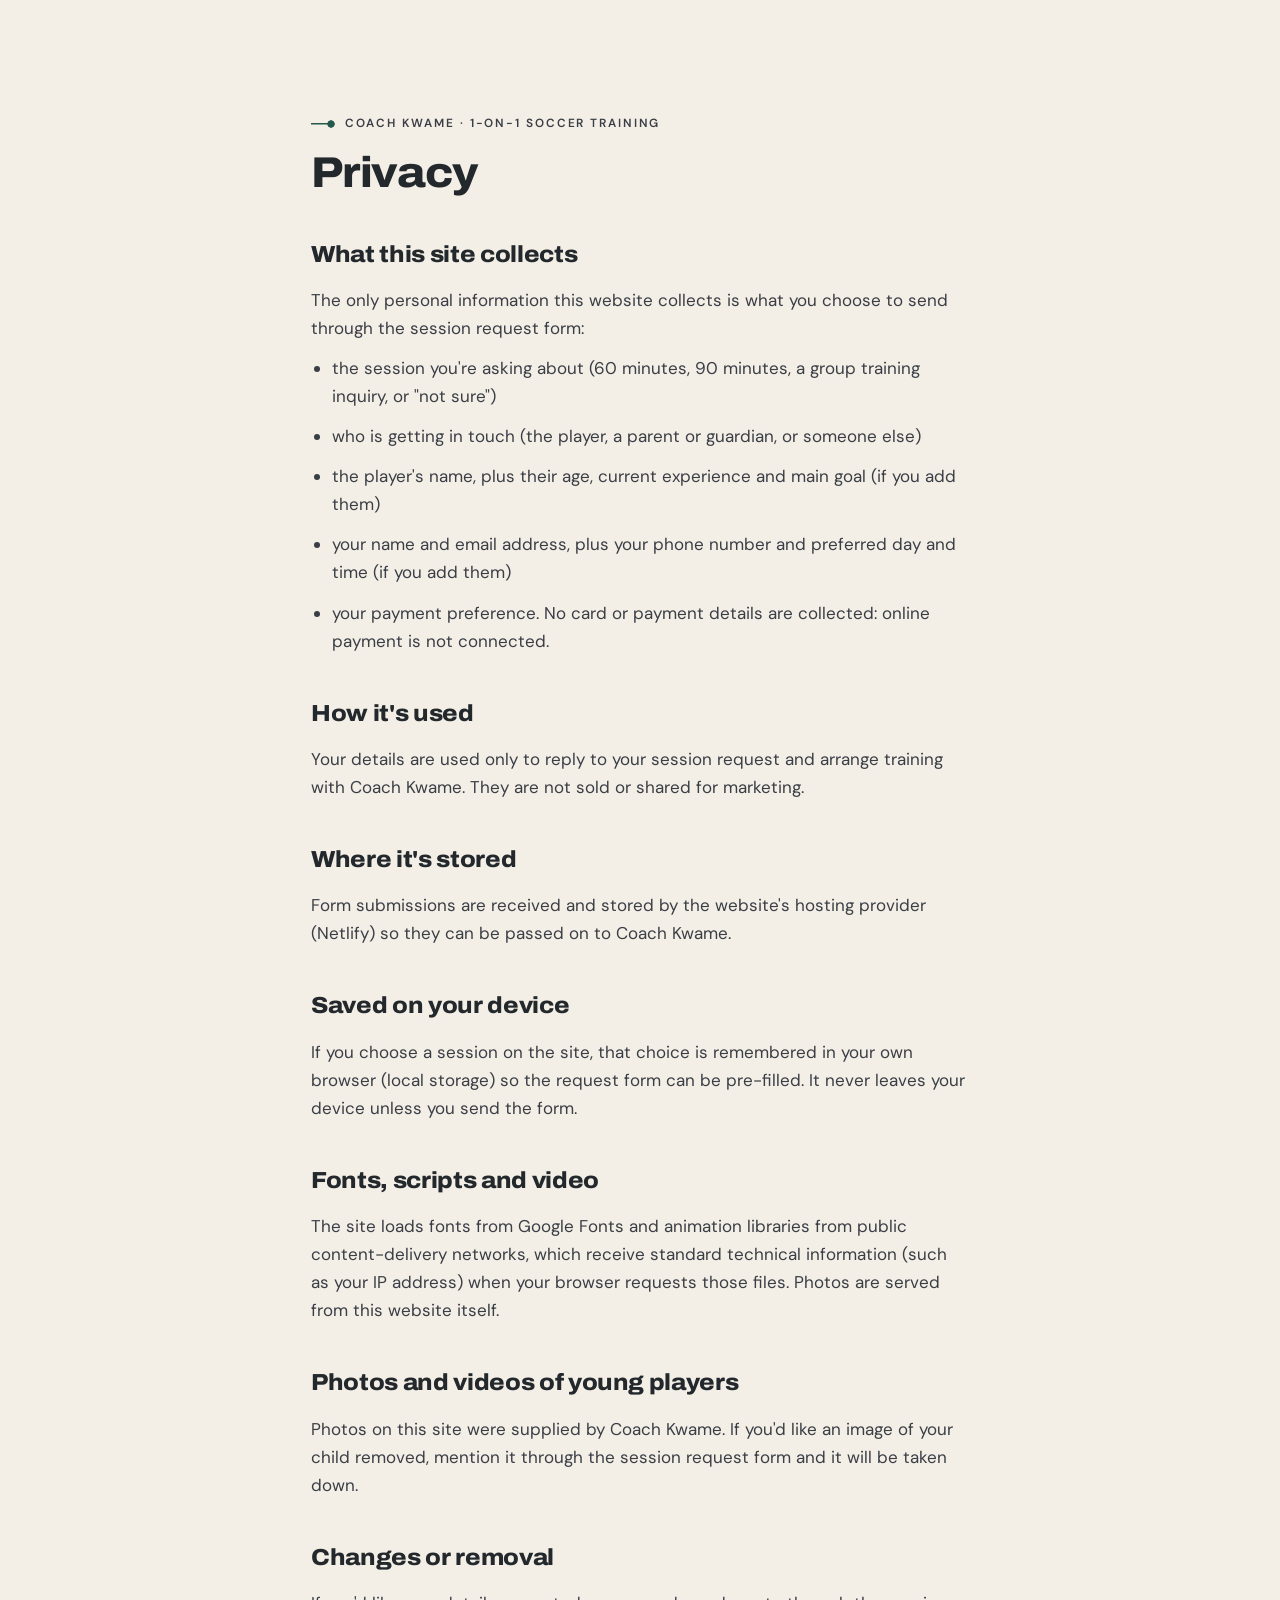
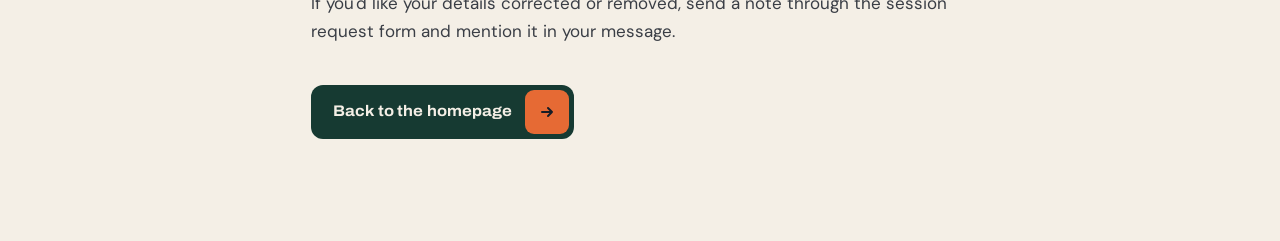
<file: kanwe/privacy.html>
<!doctype html>
<html lang="en">
<head>
<meta charset="utf-8">
<meta name="viewport" content="width=device-width, initial-scale=1">
<title>Privacy | Coach Kwame — 1-on-1 Soccer Training</title>
<meta name="description" content="How information sent through the Coach Kwame session request form is used.">
<link rel="icon" href="data:image/svg+xml,%3Csvg xmlns='http://www.w3.org/2000/svg' viewBox='0 0 48 48'%3E%3Crect width='48' height='48' rx='11' fill='%23163A32'/%3E%3Cpath d='M23 13.4A10.5 10.5 0 1 0 23 30.6' fill='none' stroke='%23F4EFE6' stroke-width='3.4' stroke-linecap='round'/%3E%3Cpath d='M29.5 11.5V32.5' stroke='%23F4EFE6' stroke-width='3.4' stroke-linecap='round'/%3E%3Cpath d='M41 11.5L31.5 22L41 32.5' fill='none' stroke='%23E66A34' stroke-width='3.4' stroke-linecap='round' stroke-linejoin='round'/%3E%3Ccircle cx='41' cy='40' r='2.4' fill='%23B9D83E'/%3E%3Cpath d='M7 40H35' stroke='%23F4EFE6' stroke-opacity='.4' stroke-width='1.6' stroke-linecap='round'/%3E%3C/svg%3E">
<link rel="preconnect" href="https://fonts.googleapis.com">
<link rel="preconnect" href="https://fonts.gstatic.com" crossorigin>
<link rel="stylesheet" href="https://fonts.googleapis.com/css2?family=Archivo:wdth,wght@100..125,500..900&family=DM+Sans:opsz,wght@9..40,400..700&display=swap">
<link rel="stylesheet" href="styles.css">
<style>
  .page { min-height: 100vh; padding: clamp(48px, 8vw, 120px) 0; background: var(--bg); }
  .page__inner { max-width: 760px; }
  .page h2 { margin-top: 40px; font-family: var(--f-display); font-size: 1.45rem; font-weight: 800; letter-spacing: -.015em; }
  .page p, .page li { margin-top: 12px; color: var(--ink-2); }
  .page ul { margin-top: 8px; padding-left: 1.2em; list-style: disc; }
  .page .btn { margin-top: 40px; }
</style>
</head>
<body>
<main class="page">
  <div class="wrap page__inner">
    <p class="eyebrow">Coach Kwame · 1-on-1 Soccer Training</p>
    <h1 class="h2">Privacy</h1>
    <!-- General notice — review with Coach Kwame before launch, and add a direct contact method once confirmed. -->
    <h2>What this site collects</h2>
    <p>The only personal information this website collects is what you choose to send through the session request form:</p>
    <ul>
      <li>the session you're asking about (60 minutes, 90 minutes, a group training inquiry, or "not sure")</li>
      <li>who is getting in touch (the player, a parent or guardian, or someone else)</li>
      <li>the player's name, plus their age, current experience and main goal (if you add them)</li>
      <li>your name and email address, plus your phone number and preferred day and time (if you add them)</li>
      <li>your payment preference. No card or payment details are collected: online payment is not connected.</li>
    </ul>
    <h2>How it's used</h2>
    <p>Your details are used only to reply to your session request and arrange training with Coach Kwame. They are not sold or shared for marketing.</p>
    <h2>Where it's stored</h2>
    <p>Form submissions are received and stored by the website's hosting provider (Netlify) so they can be passed on to Coach Kwame.</p>
    <h2>Saved on your device</h2>
    <p>If you choose a session on the site, that choice is remembered in your own browser (local storage) so the request form can be pre-filled. It never leaves your device unless you send the form.</p>
    <h2>Fonts, scripts and video</h2>
    <p>The site loads fonts from Google Fonts and animation libraries from public content-delivery networks, which receive standard technical information (such as your IP address) when your browser requests those files. Photos are served from this website itself.</p>
    <h2>Photos and videos of young players</h2>
    <p>Photos on this site were supplied by Coach Kwame. If you'd like an image of your child removed, mention it through the session request form and it will be taken down.</p>
    <h2>Changes or removal</h2>
    <p>If you'd like your details corrected or removed, send a note through the session request form and mention it in your message.</p>
    <a class="btn btn--dark" href="/">
      <span>Back to the homepage</span><span class="btn__ic" aria-hidden="true"><svg viewBox="0 0 16 16"><path d="M3 8h10M9 4l4 4-4 4"/></svg></span>
    </a>
  </div>
</main>
</body>
</html>
</file>
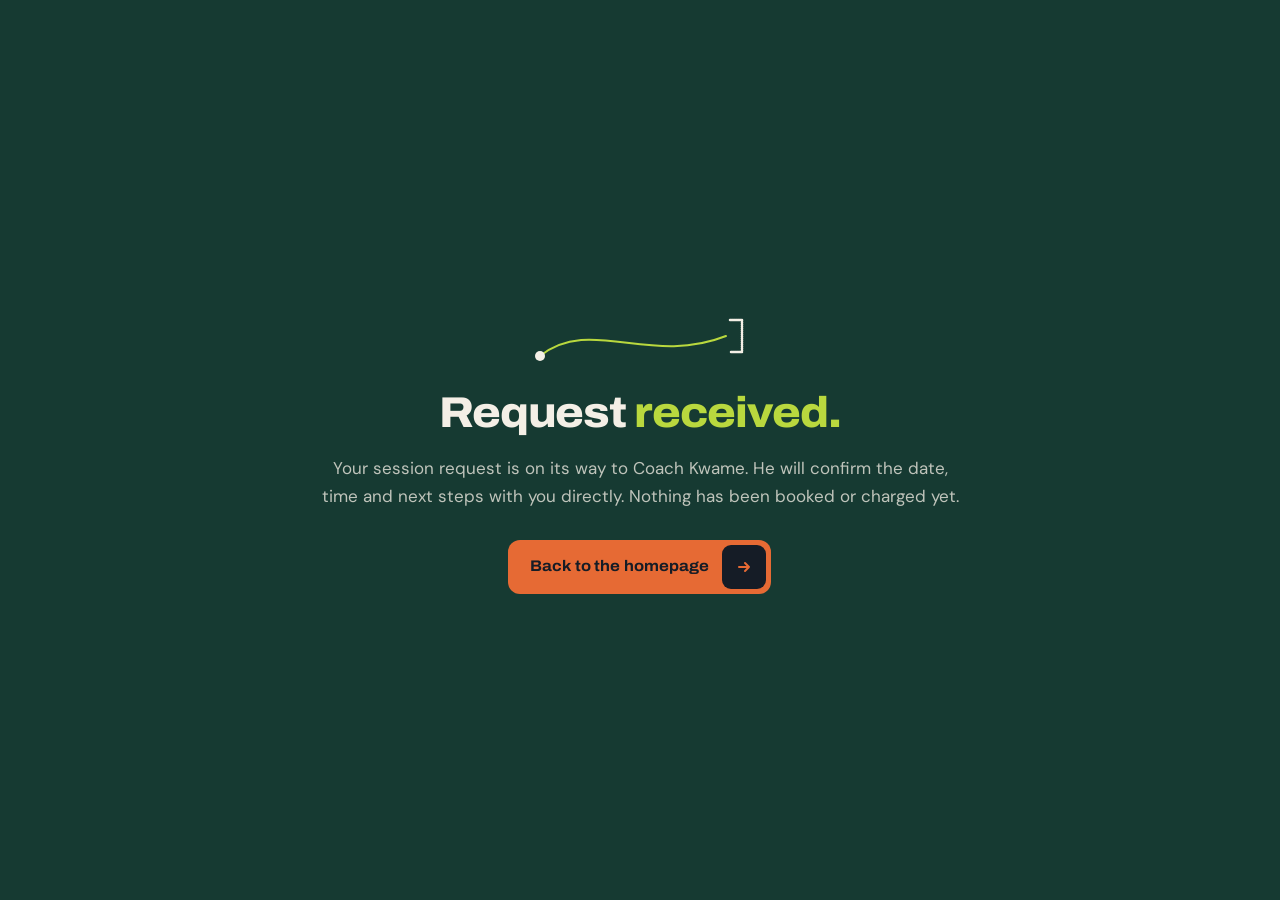
<file: kanwe/thank-you.html>
<!doctype html>
<html lang="en">
<head>
<meta charset="utf-8">
<meta name="viewport" content="width=device-width, initial-scale=1">
<title>Request received | Coach Kwame — 1-on-1 Soccer Training</title>
<meta name="robots" content="noindex">
<link rel="icon" href="data:image/svg+xml,%3Csvg xmlns='http://www.w3.org/2000/svg' viewBox='0 0 48 48'%3E%3Crect width='48' height='48' rx='11' fill='%23163A32'/%3E%3Cpath d='M23 13.4A10.5 10.5 0 1 0 23 30.6' fill='none' stroke='%23F4EFE6' stroke-width='3.4' stroke-linecap='round'/%3E%3Cpath d='M29.5 11.5V32.5' stroke='%23F4EFE6' stroke-width='3.4' stroke-linecap='round'/%3E%3Cpath d='M41 11.5L31.5 22L41 32.5' fill='none' stroke='%23E66A34' stroke-width='3.4' stroke-linecap='round' stroke-linejoin='round'/%3E%3Ccircle cx='41' cy='40' r='2.4' fill='%23B9D83E'/%3E%3Cpath d='M7 40H35' stroke='%23F4EFE6' stroke-opacity='.4' stroke-width='1.6' stroke-linecap='round'/%3E%3C/svg%3E">
<link rel="preconnect" href="https://fonts.googleapis.com">
<link rel="preconnect" href="https://fonts.gstatic.com" crossorigin>
<link rel="stylesheet" href="https://fonts.googleapis.com/css2?family=Archivo:wdth,wght@100..125,500..900&family=DM+Sans:opsz,wght@9..40,400..700&display=swap">
<link rel="stylesheet" href="styles.css">
<style>
  .page { min-height: 100vh; display: grid; place-items: center; padding: 40px 20px; background: var(--green); color: var(--on-dark); text-align: center; }
  .page__inner { width: 100%; max-width: 640px; min-width: 0; }
  .page .h2 { margin-top: 24px; }
  .page p { margin-top: 18px; color: var(--on-dark-2); }
  .page .btn { margin-top: 30px; }
  .page__lane { width: 220px; height: 60px; margin: 0 auto; overflow: visible; }
  .page__lane path { fill: none; stroke: var(--lime); stroke-width: 2; stroke-linecap: round; stroke-dasharray: 1; stroke-dashoffset: 1; animation: lane 1.4s cubic-bezier(.5, 0, .2, 1) .2s forwards; }
  .page__lane circle { fill: var(--on-dark); }
  .page__lane .goal { fill: none; stroke: var(--on-dark); stroke-width: 2.5; }
  @keyframes lane { to { stroke-dashoffset: 0; } }
  @media (prefers-reduced-motion: reduce) { .page__lane path { animation: none; stroke-dashoffset: 0; } }
</style>
</head>
<body>
<main class="page">
  <div class="page__inner">
    <svg class="page__lane" viewBox="0 0 220 60" aria-hidden="true"><path pathLength="1" d="M10 50C60 10 120 60 196 30"/><circle cx="10" cy="50" r="5"/><path class="goal" d="M200 14h12v32h-12"/></svg>
    <h1 class="h2 h2--light">Request <em>received.</em></h1>
    <p>Your session request is on its way to Coach Kwame. He will confirm the date, time and next steps with you directly. Nothing has been booked or charged yet.</p>
    <a class="btn btn--orange" href="/">
      <span>Back to the homepage</span><span class="btn__ic" aria-hidden="true"><svg viewBox="0 0 16 16"><path d="M3 8h10M9 4l4 4-4 4"/></svg></span>
    </a>
  </div>
</main>
</body>
</html>
</file>
<file: kanwe/styles.css>
/* ==========================================================================
   COACH KWAME — 1-ON-1 SOCCER TRAINING
   "One player. One session. One clear focus." · 1600px content width
   Palette: deep forest (identity, ~30%) · warm ivory (breathing room) ·
            midnight (cinematic / booking) · charcoal (text) · soft sand
            (warm surfaces) · performance orange (action — every CTA) ·
            field lime (tiny field-mark details only) · steel grey (meta)
   Graphic system: THE DEVELOPMENT PATH — a thin field trajectory that runs
   through the page (hero pass → seams → About identity line → 60/90 pricing
   zones → media / playback line → booking step progress).
   Type: Archivo, run semi-expanded (headlines / UI) + DM Sans (body, labels)
   ========================================================================== */

:root {
  --bg: #F4EFE6;          /* warm ivory */
  --bg-2: #EBE3D6;        /* ivory → sand tint for soft blocks */
  --sand: #D6C6AF;        /* soft sand */
  --sand-2: #E4D8C6;
  --card: #FAF7F1;
  --green: #163A32;       /* deep forest — primary identity */
  --green-2: #1D4840;
  --forest-deep: #0F2B25;
  --ink: #151C26;         /* midnight — cinematic sections, headings */
  --ink-2: rgba(21,28,38,.84);
  --ink-3: rgba(21,28,38,.66);
  --line: rgba(21,28,38,.14);
  --text: #22282C;        /* charcoal — body copy */
  --charcoal: #22282C;
  --steel: #89969D;       /* steel grey — metadata, quiet UI */
  --lime: #B9D83E;        /* field lime — small field-mark / progress details only */
  --lime-deep: #9DBB2A;
  --orange: #E66A34;      /* performance orange — the action colour */
  --orange-deep: #B5481B; /* orange for text on ivory (AA) */
  --orange-light: #F09468;/* orange for text on dark */
  --pitch: #24594B;       /* forest for text / accents on ivory (AA) */
  --pitch-deep: #163A32;
  --blue-deep: #5F6C73;   /* steel family (legacy token names kept for shared components) */
  --blue-light: #C4CCD0;
  --on-dark: #F4EFE6;
  --on-dark-2: rgba(244,239,230,.76);
  --line-dark: rgba(244,239,230,.15);
  --error: #B42F25;

  --f-sans: "DM Sans", "Helvetica Neue", Arial, sans-serif;
  --f-display: "Archivo", "DM Sans", "Helvetica Neue", Arial, sans-serif;

  --max: 1600px;
  --gutter: clamp(18px, 4vw, 64px);
  --nav-h: 120px;
  --r-lg: 22px;
  --r-md: 16px;
  --r-sm: 10px;
  --ease: cubic-bezier(.2, .75, .15, 1);
  --shadow: 0 1px 2px rgba(34,40,44,.05), 0 12px 40px rgba(34,40,44,.09);
}

/* ---------- Base ---------- */
*, *::before, *::after { box-sizing: border-box; }
html { -webkit-text-size-adjust: 100%; scroll-behavior: smooth; }
html.lenis, html.lenis body { height: auto; }
html.lenis { scroll-behavior: auto !important; } /* CSS smooth-scroll fights Lenis and cancels keyboard/focus scrolling */
.lenis.lenis-stopped { overflow: hidden; }
@media (prefers-reduced-motion: reduce) { html { scroll-behavior: auto; } }

body { margin: 0; background: var(--bg); color: var(--text); font-family: var(--f-sans); font-size: clamp(1rem, .96rem + .15vw, 1.0625rem); line-height: 1.65; -webkit-font-smoothing: antialiased; overflow-x: hidden; }
img, svg, video, canvas { display: block; max-width: 100%; }
a { color: inherit; text-decoration: none; }
button { font: inherit; color: inherit; background: none; border: 0; padding: 0; cursor: pointer; }
ul, ol { margin: 0; padding: 0; list-style: none; }
h1, h2, h3, p, figure { margin: 0; }
fieldset { margin: 0; padding: 0; border: 0; min-width: 0; }
::selection { background: var(--lime); color: var(--ink); }
:focus-visible { outline: 3px solid var(--pitch); outline-offset: 3px; border-radius: 4px; }
.sr-only { position: absolute !important; width: 1px; height: 1px; padding: 0; margin: -1px; overflow: hidden; clip: rect(0 0 0 0); white-space: nowrap; border: 0; }
.skip { position: fixed; left: 16px; top: -60px; z-index: 300; padding: 12px 18px; border-radius: var(--r-sm); background: var(--ink); color: var(--on-dark); font-weight: 700; transition: top .2s; }
.skip:focus { top: 16px; }
.wrap { width: 100%; max-width: var(--max); margin-inline: auto; padding-inline: var(--gutter); }

/* ---------- Type ---------- */
/* Headings: sentence case, tight tracking. Emphasis is colour only (pitch green on light, lime on dark). */
em { font-family: inherit; font-style: normal; font-weight: inherit; letter-spacing: inherit; }
.eyebrow { display: inline-flex; align-items: center; gap: 10px; font-family: var(--f-sans); font-size: .74rem; font-weight: 600; letter-spacing: .16em; text-transform: uppercase; color: var(--pitch); }
.eyebrow::before { content: ""; flex: none; width: 24px; height: 8px; background: radial-gradient(circle at calc(100% - 4px) 50%, var(--pitch) 0 3.4px, transparent 4px), linear-gradient(var(--pitch), var(--pitch)) 0 50% / 18px 1.5px no-repeat; }
.eyebrow--light { color: var(--on-dark-2); }
.eyebrow--light::before { background: radial-gradient(circle at calc(100% - 4px) 50%, var(--lime) 0 3.4px, transparent 4px), linear-gradient(var(--lime), var(--lime)) 0 50% / 18px 1.5px no-repeat; }
.dot { width: 8px; height: 8px; border-radius: 50%; background: var(--orange); box-shadow: 0 0 0 3px rgba(230,106,52,.3); }
.h2 { margin-top: 14px; font-family: var(--f-display); font-weight: 800; font-size: clamp(1.9rem, 1.25rem + 1.8vw, 3.05rem); line-height: 1.06; letter-spacing: -.024em; text-transform: none; text-wrap: balance; }
.h2 em { color: var(--pitch); }
.h2--light { color: var(--on-dark); }
.h2--light em { color: var(--lime); }
.head { max-width: 780px; }

/* ---------- Buttons & links ---------- */
/* Rounded-square buttons with an icon tile. A slanted fill sweeps in on hover. */
.btn { position: relative; isolation: isolate; overflow: hidden; white-space: nowrap; display: inline-flex; align-items: center; gap: 14px; min-height: 54px; padding: 5px 5px 5px 22px; border-radius: 12px; font-family: var(--f-display); font-weight: 700; font-size: .96rem; letter-spacing: -.005em; text-transform: none; transition: color .35s, box-shadow .3s; will-change: transform; }
.btn::before { content: ""; position: absolute; inset: 0 -20%; z-index: -1; background: var(--fill, var(--pitch)); transform: translateX(-102%) skewX(-18deg); transition: transform .6s var(--ease); }
.btn:hover::before, .btn:focus-visible::before { transform: translateX(0) skewX(-18deg); }
.btn::after { content: ""; position: absolute; left: 22px; right: 62px; bottom: 9px; height: 1.5px; border-radius: 2px; background: currentColor; opacity: .55; transform: scaleX(0); transform-origin: left; transition: transform .6s var(--ease) .05s; }
.btn:hover::after, .btn:focus-visible::after { transform: scaleX(1); }
.btn--sm::after { left: 18px; right: 52px; bottom: 7px; }
.btn__ic { display: grid; place-items: center; width: 44px; height: 44px; flex: none; border-radius: 9px; overflow: hidden; transition: background-color .35s, color .35s, transform .45s var(--ease); }
.btn__ic svg { width: 16px; height: 16px; fill: none; stroke: currentColor; stroke-width: 2; stroke-linecap: round; stroke-linejoin: round; }
.btn:hover .btn__ic svg, .btn:focus-visible .btn__ic svg { animation: arrow .55s var(--ease); }
.btn:active .btn__ic { transform: scale(.9); }
@keyframes arrow { 0% { transform: none; } 45% { transform: translateX(22px); } 46% { transform: translateX(-22px); } 100% { transform: none; } }
.btn--dark { background: var(--green); color: var(--on-dark); --fill: var(--ink); }
.btn--dark .btn__ic { background: var(--orange); color: var(--ink); }
.btn--dark:hover { box-shadow: 0 12px 30px rgba(22,58,50,.3); }
.btn--lime { background: var(--orange); color: var(--ink); --fill: var(--green); }
.btn--lime .btn__ic { background: var(--ink); color: var(--orange); }
.btn--lime:hover, .btn--lime:focus-visible { color: var(--on-dark); box-shadow: 0 14px 32px rgba(230,106,52,.25); }
.btn--lime:hover .btn__ic, .btn--lime:focus-visible .btn__ic { background: var(--orange); color: var(--ink); }
.btn--orange { background: var(--orange); color: var(--ink); --fill: var(--ink); }
.btn--orange .btn__ic { background: var(--ink); color: var(--orange); }
.btn--orange:hover, .btn--orange:focus-visible { color: var(--on-dark); box-shadow: 0 14px 32px rgba(230,106,52,.3); }
.btn--orange:hover .btn__ic, .btn--orange:focus-visible .btn__ic { background: var(--orange); color: var(--ink); }
.btn--ghost { color: var(--on-dark); box-shadow: inset 0 0 0 1.5px rgba(244,239,230,.28); --fill: var(--pitch); }
.btn--ghost .btn__ic { background: rgba(244,239,230,.1); }
.btn--ghost:hover .btn__ic, .btn--ghost:focus-visible .btn__ic { background: var(--orange); color: var(--ink); }
.btn--sm { min-height: 46px; padding: 4px 4px 4px 18px; font-size: .9rem; gap: 12px; }
.btn--sm .btn__ic { width: 38px; height: 38px; border-radius: 6px; }
.btn--block { width: 100%; justify-content: space-between; }
.btn:disabled { opacity: .6; cursor: progress; }
.textlink { position: relative; display: inline-flex; align-items: center; gap: 8px; font-family: var(--f-display); font-weight: 700; font-size: .95rem; letter-spacing: -.005em; text-transform: none; padding-block: 6px; }
.textlink::after { content: "→"; transition: transform .35s var(--ease); }
.textlink::before { content: ""; position: absolute; left: 0; right: 1.4em; bottom: 2px; height: 2px; background: currentColor; transform-origin: right; transition: transform .45s var(--ease); }
.textlink:hover::after { transform: translateX(4px); }
.textlink:hover::before { transform: scaleX(0); }
.ulink { position: relative; display: inline-block; padding-block: 2px; }
.ulink::after { content: ""; position: absolute; left: 0; right: 0; bottom: 0; height: 1px; background: currentColor; transform: scaleX(0); transform-origin: left; transition: transform .4s var(--ease); }
.ulink:hover::after, .ulink:focus-visible::after { transform: scaleX(1); }

/* ---------- Media slots ---------- */
.media { position: relative; overflow: hidden; background: linear-gradient(150deg, #E4D8C6 0%, #D6C6AF 55%, #89969D 100%); }
.media img { position: absolute; inset: 0; width: 100%; height: 100%; object-fit: cover; z-index: 1; transition: transform 1.2s var(--ease); }
.media.is-empty::after { content: attr(data-ph); position: absolute; left: 14px; bottom: 14px; z-index: 2; width: fit-content; max-width: calc(100% - 28px); padding: 7px 11px; border-radius: 8px; background: rgba(244,239,230,.85); color: var(--ink-2); font-size: .7rem; font-weight: 700; letter-spacing: .04em; line-height: 1.4; text-transform: uppercase; }

/* ---------- Cursor ---------- */
.cursor { position: fixed; left: 0; top: 0; z-index: 400; pointer-events: none; display: none; }
.has-cursor .cursor { display: block; }
.cursor__dot { position: absolute; left: 0; top: 0; width: 14px; height: 14px; margin: -7px 0 0 -7px; border-radius: 50%; background: var(--ink); box-shadow: 0 0 0 2px rgba(244,239,230,.7); transition: width .35s var(--ease), height .35s var(--ease), margin .35s var(--ease), opacity .2s, background-color .3s; }
.cursor__label { position: absolute; left: 0; top: 0; transform: translate(-50%, -50%); font-size: .78rem; font-weight: 700; letter-spacing: .12em; text-transform: uppercase; color: var(--ink); opacity: 0; transition: opacity .2s; white-space: nowrap; }
.cursor.is-label .cursor__dot { width: 84px; height: 84px; margin: -42px 0 0 -42px; background: var(--orange); box-shadow: none; }
.cursor.is-label .cursor__label { opacity: 1; transition-delay: .08s; }
.cursor.is-hover .cursor__dot { width: 40px; height: 40px; margin: -20px 0 0 -20px; background: rgba(36,89,75,.35); }
.cursor.is-hidden .cursor__dot, .cursor.is-hidden .cursor__label { opacity: 0; }

/* ==========================================================================
   HEADER — ticker strip + floating bar
   ========================================================================== */
.nav { position: fixed; top: 0; left: 0; right: 0; z-index: 60; pointer-events: none; transition: transform .6s var(--ease); }
.nav.is-solid { transform: translateY(-34px); }                   /* ticker slides away, bar stays */
.nav.is-hidden { transform: translateY(calc(-100% - 12px)); }
.nav__ticker { height: 34px; display: flex; align-items: center; overflow: hidden; background: var(--ink); color: var(--on-dark); font-family: var(--f-sans); font-size: .72rem; font-weight: 500; letter-spacing: .12em; text-transform: uppercase; pointer-events: auto; }
.nav__ticker-track { display: flex; align-items: center; gap: 22px; width: max-content; padding-right: 22px; white-space: nowrap; }
.nav__ticker-track i { width: 7px; height: 7px; flex: none; background: var(--lime); transform: rotate(45deg); }
.motion .nav__ticker-track { animation: ticker 56s linear infinite; }
.nav__ticker:hover .nav__ticker-track { animation-play-state: paused; }
@keyframes ticker { to { transform: translateX(-50%); } }
.nav__barwrap { padding: 10px var(--gutter) 0; }
.nav__bar {
  position: relative; pointer-events: auto; max-width: calc(var(--max) - var(--gutter) * 2); margin-inline: auto;
  display: flex; align-items: center; justify-content: space-between; gap: 20px;
  height: 70px; padding: 0 9px 0 10px; border-radius: 16px;
  background: rgba(22,58,50,.88); border: 1px solid rgba(244,239,230,.1); color: var(--on-dark);
  -webkit-backdrop-filter: blur(16px) saturate(1.3); backdrop-filter: blur(16px) saturate(1.3);
  box-shadow: 0 1px 0 rgba(21,28,38,.04), 0 12px 40px rgba(21,28,38,.12);
  transition: height .45s var(--ease), background-color .3s, box-shadow .3s;
}
.nav.is-solid .nav__bar { height: 62px; background: rgba(22,58,50,.96); box-shadow: 0 1px 0 rgba(21,28,38,.05), 0 16px 50px rgba(21,28,38,.22); }
.nav__progress { position: absolute; left: 20px; right: 20px; bottom: -1px; height: 2px; border-radius: 2px; overflow: hidden; pointer-events: none; }
.nav__progress i { position: absolute; inset: 0; background: linear-gradient(90deg, var(--pitch), var(--lime)); transform-origin: left; transform: scaleX(var(--prog, 0)); }

/* Logo — the CK monogram + wordmark. Mark rules (C, K, passing dot) live in "Brand mark" below. */
.logo { display: flex; align-items: center; gap: 10px; padding: 4px 14px 4px 4px; border-radius: 12px; }
.lm { width: 46px; height: 46px; flex: none; overflow: visible; }
.logo__text { display: grid; line-height: .98; white-space: nowrap; }
.logo__name { display: block; overflow: hidden; padding-bottom: .04em; }
.logo__name > span { display: block; font-family: var(--f-display); font-weight: 800; font-size: 1.16rem; letter-spacing: -.025em; text-transform: none; }
.logo__coach { margin-right: .4em; font-family: var(--f-sans); font-size: .58em; font-weight: 700; letter-spacing: .16em; text-transform: uppercase; vertical-align: .28em; color: var(--lime); }
.logo__court { position: relative; display: block; margin: 2px 0 3px; }
.logo__line { display: block; width: 100%; height: 6px; overflow: visible; }
.logo__line path { fill: none; stroke: var(--lime); stroke-width: 1.5; stroke-linecap: round; vector-effect: non-scaling-stroke; }
.logo__tag { font-family: var(--f-sans); font-size: .6rem; font-weight: 600; letter-spacing: .2em; text-transform: uppercase; color: var(--on-dark-2); }
.nav .logo__tag-x { display: none; }
@media (min-width: 1440px) { .nav .logo__tag-x { display: inline; } .nav .logo__tag { letter-spacing: .14em; } }

/* intro — class added by main.js; hidden until it starts so nothing flashes */
.motion .logo:not(.is-anim) .logo__name > span, .motion .flogo:not(.is-anim) .logo__name > span { transform: translateY(110%); }
.motion .logo:not(.is-anim) .logo__line, .motion .flogo:not(.is-anim) .logo__line { clip-path: inset(-2px 100% -2px 0); }
.motion .logo:not(.is-anim) .logo__tag, .motion .flogo:not(.is-anim) .logo__tag { opacity: 0; }
.motion .is-anim .logo__name > span { animation: lmRise .7s var(--ease) .9s both; }
.motion .is-anim .logo__line { animation: lmLine .7s var(--ease) 1.1s both; }
.motion .is-anim .logo__tag { animation: lmTag .6s var(--ease) 1.25s both; }

@keyframes lmDraw { from { stroke-dashoffset: 1; } to { stroke-dashoffset: 0; } }
@keyframes lmRise { from { transform: translateY(110%); } to { transform: none; } }
@keyframes lmLine { from { clip-path: inset(-2px 100% -2px 0); } to { clip-path: inset(-2px 0 -2px 0); } }
@keyframes lmTag { from { opacity: 0; transform: translateY(4px); } to { opacity: 1; transform: none; } }

/* Links: an animated touchline (with end ticks) slides to the hovered link */
.nav__links { position: relative; display: flex; align-items: center; gap: 2px; padding: 5px; }
.nav__links a { position: relative; z-index: 1; white-space: nowrap; padding: 9px 12px; border-radius: 8px; font-family: var(--f-display); font-weight: 600; font-size: .9rem; letter-spacing: -.005em; text-transform: none; transition: color .3s; }
.nav__links a:hover { color: var(--lime); }
.nav__links a.is-active::after { content: ""; position: absolute; left: 50%; top: 3px; width: 6px; height: 6px; margin-left: -3px; background: var(--lime); transform: rotate(45deg); }
.nav__pill { position: absolute; z-index: 0; bottom: 6px; left: 0; width: 0; height: 2px; background: var(--lime); opacity: 0; transition: transform .45s var(--ease), width .45s var(--ease), opacity .25s; }
.nav__pill::before, .nav__pill::after { content: ""; position: absolute; top: -3px; width: 2px; height: 8px; background: var(--lime); }
.nav__pill::before { left: 0; }
.nav__pill::after { right: 0; }
.roll { position: relative; display: inline-block; overflow: hidden; vertical-align: top; }
.roll > span { display: inline-block; transition: transform .5s var(--ease); }
.roll::after { content: attr(data-text); position: absolute; left: 0; top: 100%; white-space: nowrap; transition: transform .5s var(--ease); }
a:hover > .roll > span, a:focus-visible > .roll > span, a:hover > .roll::after, a:focus-visible > .roll::after { transform: translateY(-100%); }

.nav__right { display: flex; align-items: center; gap: 10px; }
.nav__menu { display: inline-flex; align-items: center; gap: 10px; height: 46px; padding: 0 4px 0 16px; border-radius: var(--r-sm); background: rgba(244,239,230,.1); color: var(--on-dark); font-family: var(--f-display); font-weight: 600; font-size: .88rem; letter-spacing: -.005em; text-transform: none; transition: background-color .3s; }
.nav__menu:hover { background: var(--pitch); }
.nav__menu-ic { position: relative; width: 38px; height: 38px; border-radius: 6px; background: rgba(244,239,230,.12); transition: background-color .35s, color .35s, transform .5s var(--ease); }
.nav__menu-ic i { position: absolute; left: 11px; right: 11px; height: 2px; border-radius: 2px; background: currentColor; transition: transform .45s var(--ease), top .45s var(--ease), left .45s var(--ease); }
.nav__menu-ic i:first-child { top: 15px; }
.nav__menu-ic i:last-child { top: 21px; left: 15px; }
.nav__menu:hover .nav__menu-ic i:last-child { left: 11px; }
.nav__menu[aria-expanded="true"] .nav__menu-ic { background: var(--orange); color: var(--ink); transform: rotate(90deg); }
.nav__menu[aria-expanded="true"] .nav__menu-ic i { top: 18px; left: 11px; }
.nav__menu[aria-expanded="true"] .nav__menu-ic i:first-child { transform: rotate(45deg); }
.nav__menu[aria-expanded="true"] .nav__menu-ic i:last-child { transform: rotate(-45deg); }

/* Full-screen menu — grows out of the Menu button */
.menu { position: fixed; inset: 0; z-index: 55; overflow-x: hidden; overflow-y: auto; scrollbar-width: none; -ms-overflow-style: none; background: var(--green); color: var(--on-dark); visibility: hidden; clip-path: circle(0px at var(--mx, 92%) var(--my, 80px)); transition: clip-path .75s var(--ease), visibility 0s .75s; }
.menu.is-open { visibility: visible; clip-path: circle(160vmax at var(--mx, 92%) var(--my, 80px)); transition: clip-path .95s var(--ease); }
.menu::-webkit-scrollbar { display: none; }
.menu::before { content: ""; position: absolute; inset: 0; pointer-events: none; background: radial-gradient(50% 50% at 80% 20%, rgba(36,89,75,.32), transparent 70%), radial-gradient(40% 40% at 10% 90%, rgba(137,150,157,.22), transparent 70%); }
.menu__court { position: absolute; right: -10vw; top: 50%; width: min(1100px, 90vw); transform: translateY(-50%) rotate(-8deg); opacity: .1; pointer-events: none; }
.menu__court * { fill: none; stroke: var(--on-dark); stroke-width: 1.4; }
.menu__court .menu__pass { stroke: var(--lime); stroke-width: 2.4; stroke-dasharray: 1; stroke-dashoffset: 1; transition: stroke-dashoffset 1.6s var(--ease) .4s; }
.menu.is-open .menu__court .menu__pass { stroke-dashoffset: 0; }
.menu__inner { position: relative; min-height: 100%; max-width: var(--max); display: grid; grid-template-columns: minmax(0, 1.5fr) minmax(0, 1fr); gap: clamp(32px, 6vw, 110px); align-items: center; padding-top: calc(var(--nav-h) + 16px); padding-bottom: 32px; }
.menu__k { font-family: var(--f-sans); font-size: .72rem; font-weight: 600; letter-spacing: .16em; text-transform: uppercase; color: var(--on-dark-2); margin-bottom: 12px; }
.menu__links li { overflow: hidden; border-bottom: 1px solid var(--line-dark); }
.menu__links a { position: relative; display: flex; align-items: baseline; gap: clamp(14px, 2vw, 28px); padding: .08em 0; font-family: var(--f-display); font-size: clamp(1.6rem, min(1rem + 2.2vw, 5vh), 3rem); font-weight: 700; letter-spacing: -.02em; text-transform: none; line-height: 1.22; transform: translateY(100%); transition: transform .8s var(--ease), color .3s; }
.menu.is-open .menu__links a { transform: none; transition-delay: calc(.25s + var(--i, 0) * .05s), 0s; }
.menu__links a::after { content: "↗"; margin-left: auto; font-size: .45em; font-weight: 600; opacity: 0; transform: translate(-10px, 10px); transition: opacity .3s, transform .45s var(--ease); }
.menu__links a:hover, .menu__links a:focus-visible { color: var(--lime); }
.menu__links a:hover::after, .menu__links a:focus-visible::after { opacity: 1; transform: none; }
.menu__n { flex: none; width: 2.2em; font-size: .28em; font-weight: 600; letter-spacing: .06em; color: var(--on-dark-2); transform: translateY(-1.6em); font-family: var(--f-sans); }
.menu__sub { display: flex; flex-wrap: wrap; align-items: center; gap: 8px; margin-top: 18px; opacity: 0; transition: opacity .6s .7s; }
.menu.is-open .menu__sub { opacity: 1; }
.menu__sub span { margin-right: 6px; font-family: var(--f-sans); font-size: .7rem; font-weight: 600; letter-spacing: .14em; text-transform: uppercase; color: var(--on-dark-2); }
.menu__sub a { padding: 8px 14px; border-radius: 8px; border: 1px solid var(--line-dark); font-family: var(--f-display); font-weight: 600; font-size: .88rem; letter-spacing: -.005em; text-transform: none; transition: background-color .3s, color .3s, border-color .3s; }
.menu__sub a:hover, .menu__sub a:focus-visible { background: var(--orange); border-color: var(--orange); color: var(--ink); }
.menu__card { justify-self: end; width: 100%; max-width: 420px; padding: 14px; border-radius: 20px; background: rgba(244,239,230,.06); border: 1px solid var(--line-dark); opacity: 0; transform: translateY(40px); transition: opacity .6s, transform .9s var(--ease); }
.menu.is-open .menu__card { opacity: 1; transform: none; transition-delay: .45s; }
.menu__photo { aspect-ratio: 16 / 10; max-height: 30vh; width: 100%; border-radius: 12px; }
.menu__photo img { object-position: 50% 14%; }
.menu__name { margin: 16px 6px 0; font-family: var(--f-display); font-size: 1.35rem; font-weight: 800; letter-spacing: -.024em; text-transform: none; line-height: 1.2; }
.menu__role { margin: 6px 6px 0; font-size: .9rem; color: var(--on-dark-2); }
.menu__facts { display: grid; grid-template-columns: repeat(3, 1fr); gap: 8px; margin: 16px 0; }
.menu__facts li { padding: 12px; border-radius: 10px; background: rgba(244,239,230,.06); }
.menu__facts b { display: block; font-family: var(--f-display); font-size: 1.5rem; font-weight: 800; line-height: 1; color: var(--on-dark); letter-spacing: -.02em; }
.menu__facts span { font-size: .8rem; line-height: 1.3; color: var(--on-dark-2); }
.menu__foot { display: flex; flex-wrap: wrap; align-items: center; gap: 8px 12px; margin: 16px 6px 4px; font-family: var(--f-sans); font-size: .72rem; font-weight: 600; letter-spacing: .12em; text-transform: uppercase; color: var(--on-dark-2); }
.menu__foot i, .fpill i { width: 6px; height: 6px; background: var(--lime); transform: rotate(45deg); }

/* ---------- Section seams: one touchline runs from section to section ---------- */
.seam { display: flex; flex-direction: column; align-items: center; gap: 12px; margin: 0 auto clamp(40px, 5vw, 64px); color: var(--ink); }
.seam__line { position: relative; width: 2px; height: clamp(56px, 7vw, 104px); background: repeating-linear-gradient(180deg, rgba(21,28,38,.32) 0 6px, transparent 6px 12px); transform-origin: top; transition: transform 1.2s var(--ease); }
.seam__line::after { content: ""; position: absolute; left: -5px; bottom: -6px; width: 12px; height: 12px; border: 2px solid rgba(21,28,38,.35); border-radius: 50%; }
.seam__line i { position: absolute; left: -4px; top: -5px; width: 10px; height: 10px; border-radius: 50%; background: var(--lime); box-shadow: 0 0 0 3px rgba(185,216,62,.28); transition: top 1.5s cubic-bezier(.5, 0, .2, 1) .35s; }
.seam.in .seam__line i { top: calc(100% - 4px); }
.seam--light .seam__line { background: repeating-linear-gradient(180deg, rgba(244,239,230,.35) 0 6px, transparent 6px 12px); }
.seam--light .seam__line::after { border-color: rgba(244,239,230,.4); }
.seam__tag { padding: 6px 14px; border-radius: 8px; border: 1px solid var(--line); font-family: var(--f-sans); font-size: .68rem; font-weight: 600; letter-spacing: .14em; text-transform: uppercase; color: var(--pitch); background: var(--card); transition: opacity .6s .5s, transform .8s var(--ease) .5s; }
.seam--light { color: var(--on-dark); }
.seam--light .seam__tag { color: var(--lime); background: rgba(244,239,230,.05); border-color: var(--line-dark); }
.motion .seam:not(.in) .seam__line { transform: scaleY(0); }
.motion .seam:not(.in) .seam__tag { opacity: 0; transform: translateY(10px); }

/* ==========================================================================
   03 — ABOUT: FROM PLAYER TO COACH (playing-years prints + career timeline)
   ========================================================================== */
.about { padding: clamp(60px, 7vw, 110px) 0 clamp(90px, 11vw, 160px); }
.about__grid { display: grid; grid-template-columns: minmax(0, 5fr) minmax(0, 7fr); gap: clamp(36px, 6vw, 120px); align-items: start; }
.about__media { position: sticky; top: calc(var(--nav-h) + 24px); display: grid; grid-template-columns: repeat(6, minmax(0, 1fr)); align-items: end; max-width: 620px; }
.about__intro { margin-top: 30px; font-size: clamp(1.15rem, 1rem + .45vw, 1.4rem); font-weight: 500; line-height: 1.5; letter-spacing: -.012em; max-width: 32em; }
.about__more { margin-top: 18px; max-width: 36em; color: var(--ink-2); }
.about__warm { margin-top: 22px; max-width: 36em; padding-left: 16px; border-left: 3px solid var(--pitch); font-family: var(--f-display); font-style: normal; font-weight: 700; font-size: clamp(1.08rem, 1rem + .3vw, 1.25rem); line-height: 1.45; text-transform: none; color: var(--ink); letter-spacing: -.01em; }
.career { position: relative; margin-top: clamp(32px, 4vw, 48px); padding-left: 30px; }
.career::before { content: ""; position: absolute; left: 7px; top: 22px; bottom: 26px; width: 2px; border-radius: 2px; background: linear-gradient(180deg, var(--pitch), var(--lime)); transform-origin: top; transition: transform 1.8s var(--ease) .3s; }
.motion .career:not(.in)::before { transform: scaleY(0); }
.career li { position: relative; display: grid; grid-template-columns: minmax(0, 11em) minmax(0, 1fr); gap: 4px 16px; padding: 15px 10px 15px 0; border-bottom: 1px solid var(--line); transition: transform .4s var(--ease); }
.career li::before { content: ""; position: absolute; left: -28px; top: 19px; width: 12px; height: 12px; border-radius: 50%; background: var(--bg); border: 2px solid var(--pitch); }
.career li:hover { transform: translateX(4px); }
.career li.career__now::before { background: var(--lime); border-color: var(--green); box-shadow: 0 0 0 4px rgba(185,216,62,.3); }
.career__k { padding-top: .15em; font-family: var(--f-sans); font-size: .7rem; font-weight: 700; letter-spacing: .14em; text-transform: uppercase; color: var(--pitch); }
.career__v { font-weight: 600; color: var(--ink); }
.fw { transition: color .2s; }
.about__go { margin-top: 30px; }

/* ==========================================================================
   07 — INSIDE THE TRAINING (photo grid + viewer, inside "Training in motion")
   ========================================================================== */
.gallery { padding: clamp(40px, 5vw, 70px) 0 clamp(110px, 12vw, 170px); }
.head__note { margin-top: 18px; color: var(--ink-3); max-width: 36em; }
.tile__open { position: absolute; inset: 0; z-index: 4; width: 100%; height: 100%; border-radius: inherit; }
.has-cursor .tile__open { cursor: none; }
.grid { display: grid; grid-template-columns: repeat(3, minmax(0, 1fr)); gap: 16px; margin-top: 16px; }
.grid__hint { display: none; }
.tile { border-radius: var(--r-md); aspect-ratio: 4 / 5; transition: transform .6s var(--ease); }
.tile:nth-child(3n+2) { transform: translateY(40px); }
.tile:hover img { transform: scale(1.06) rotate(.6deg); }
.tile__cap { position: absolute; left: 0; right: 0; bottom: 0; z-index: 3; padding: 48px 18px 16px; background: linear-gradient(transparent, rgba(34,40,44,.74)); color: var(--on-dark); font-size: .9rem; opacity: 0; transform: translateY(8px); transition: opacity .35s, transform .45s var(--ease); pointer-events: none; }
.tile__cap b { display: block; font-family: var(--f-display); font-size: 1.05rem; font-weight: 700; text-transform: none; line-height: 1.3; letter-spacing: -.01em; }
.tile:hover .tile__cap, .tile:focus-within .tile__cap { opacity: 1; transform: none; }
.tile.is-empty::after { top: 14px; bottom: auto; }
.tile.is-empty .tile__cap { opacity: 1; transform: none; }

.lightbox { width: min(1200px, 92vw); max-width: none; max-height: 92vh; padding: 0; border: 0; background: transparent; overflow: visible; color: var(--on-dark); }
.lightbox::backdrop { background: rgba(34,40,44,.88); -webkit-backdrop-filter: blur(6px); backdrop-filter: blur(6px); }
.lightbox[open] { animation: lbIn .45s var(--ease); }
@keyframes lbIn { from { opacity: 0; transform: scale(.96); } }
.lightbox__fig img { width: 100%; max-height: 82vh; object-fit: contain; border-radius: 14px; }
.lightbox__cap { margin-top: 12px; font-size: .95rem; color: var(--on-dark-2); }
.lightbox__cap b { color: var(--on-dark); margin-right: 8px; }
.lightbox__close { position: absolute; top: -18px; right: -12px; width: 48px; height: 48px; border-radius: 10px; background: var(--orange); color: var(--ink); font-size: 1.6rem; line-height: 1; transition: background-color .3s, transform .4s var(--ease); }
.lightbox__close:hover { background: var(--orange); transform: rotate(90deg); }

/* ==========================================================================
   10 — FINAL CTA + FOOTER
   ========================================================================== */
.footer { position: relative; overflow: hidden; background: var(--ink); color: var(--on-dark); padding: clamp(40px, 6vw, 90px) 0 26px; }
.footer::before { content: ""; position: absolute; inset: 0; pointer-events: none; background: radial-gradient(45% 40% at 85% 10%, rgba(36,89,75,.3), transparent 70%); }

/* Closing statement + CTA */
.fcta { position: relative; display: grid; grid-template-columns: minmax(0, 1.6fr) minmax(0, 1fr); gap: 32px 64px; align-items: end; padding-top: clamp(40px, 6vw, 80px); border-top: 1px solid var(--line-dark); }
.fcta__title { font-family: var(--f-display); font-weight: 800; font-size: clamp(2.2rem, 1.3rem + 2.8vw, 3.9rem); line-height: 1.04; text-transform: none; letter-spacing: -.026em; }
.fcta__title em { color: var(--lime); }
.fcta__p { color: var(--on-dark-2); max-width: 26em; margin-bottom: 22px; }
.fcta__btns { display: flex; flex-wrap: wrap; gap: 12px; }

/* The pitch: two boxes, two midfields, the halfway line and centre circle */
.fcourt {
  --fl: rgba(244,239,230,.28);
  position: relative; margin-top: clamp(56px, 7vw, 100px);
  display: grid; grid-template-columns: minmax(0, 1.35fr) minmax(0, 1fr) 56px minmax(0, 1fr) minmax(0, 1.35fr);
  border: 2px solid var(--fl); border-radius: 6px;
  background: repeating-linear-gradient(90deg, rgba(36,89,75,.2) 0 10%, rgba(36,89,75,.3) 10% 20%), var(--ink);
}
.fzone { position: relative; z-index: 1; display: flex; flex-direction: column; align-items: flex-start; gap: 8px; min-width: 0; padding: clamp(40px, 4vw, 60px) clamp(20px, 2.4vw, 40px) clamp(28px, 3vw, 44px); transition: background-color .4s; }
.fzone:hover { background: rgba(185,216,62,.04); }
.fzone--box::before { content: ""; position: absolute; top: 24%; bottom: 24%; width: 16%; border: 2px solid var(--fl); opacity: .7; pointer-events: none; }   /* penalty box */
.fcourt > .fzone:nth-child(2)::before { left: -2px; border-left: 0; }
.fcourt > .fzone:nth-child(6)::before { right: -2px; border-right: 0; }
.fzone--mid { background: rgba(244,239,230,.02); }
.fzone > * { position: relative; }
.fzone__lbl { position: absolute; top: 14px; left: clamp(20px, 2.4vw, 40px); font-family: var(--f-sans); font-size: .6rem; font-weight: 600; letter-spacing: .16em; text-transform: uppercase; color: rgba(244,239,230,.34); }
.fzone__h { margin-bottom: 6px; font-family: var(--f-sans); font-size: .7rem; font-weight: 600; letter-spacing: .14em; text-transform: uppercase; color: var(--on-dark-2); }
.fzone__p { max-width: 20em; color: var(--on-dark-2); font-size: .95rem; }
.flogo { display: inline-flex; align-items: center; gap: 12px; margin-bottom: 8px; }
.flogo .logo__name > span { font-size: 1.7rem; color: var(--on-dark); }
.flogo .logo__coach { color: var(--lime); }
.flogo .logo__text { white-space: normal; }
.flogo .logo__tag { max-width: 17em; color: var(--on-dark-2); font-size: .64rem; line-height: 1.45; letter-spacing: .16em; }
.flogo .logo__line path { stroke: var(--lime); }
.flogo .lm { width: 54px; height: 54px; }
.fpill { display: inline-flex; align-items: center; gap: 10px; margin-top: 10px; padding: 8px 14px; border-radius: 8px; background: rgba(244,239,230,.06); font-family: var(--f-sans); font-weight: 600; letter-spacing: .1em; text-transform: uppercase; font-size: .68rem; color: var(--on-dark); }
.flink { position: relative; display: inline-flex; align-items: center; gap: 0; padding: 3px 0; font-family: var(--f-display); font-size: .98rem; font-weight: 600; letter-spacing: -.005em; text-transform: none; color: var(--on-dark); }
.flink::before { content: ""; width: 0; height: 2px; margin-right: 0; background: var(--lime); transition: width .35s var(--ease), margin-right .35s var(--ease); }
.flink:hover::before, .flink:focus-visible::before { width: 14px; margin-right: 10px; }
.flink:hover { color: var(--lime); }
.ffacts { display: grid; gap: 8px; }
.ffacts li { display: flex; gap: 10px; font-size: .98rem; line-height: 1.35; color: var(--on-dark); }
.ffacts li::before { content: ""; flex: none; width: 6px; height: 6px; margin-top: .55em; background: var(--lime); transform: rotate(45deg); }
.ffacts__note { margin-top: 10px; font-size: .84rem; color: var(--on-dark-2); }
.fsocial { display: flex; align-items: center; gap: 12px; width: 100%; max-width: 290px; margin-bottom: 4px; padding: 10px 14px 10px 10px; border-radius: 12px; background: rgba(244,239,230,.06); border: 1px solid transparent; transition: border-color .3s, background-color .3s, transform .4s var(--ease); }
a.fsocial:hover { border-color: rgba(185,216,62,.55); background: rgba(185,216,62,.07); transform: translateX(4px); }
.fsocial svg { width: 34px; height: 34px; flex: none; padding: 7px; border-radius: 8px; background: var(--on-dark); fill: none; stroke: var(--ink); stroke-width: 1.7; stroke-linecap: round; stroke-linejoin: round; }
.fsocial > span:first-of-type { display: grid; font-family: var(--f-display); font-size: .95rem; font-weight: 700; letter-spacing: -.01em; text-transform: none; line-height: 1.25; }
.fsocial small { font-family: var(--f-sans); letter-spacing: 0; text-transform: none; }
.fsocial small { font-size: .84rem; font-weight: 400; color: var(--on-dark-2); }
.fsocial b { margin-left: auto; font-weight: 500; color: var(--lime); transition: transform .35s var(--ease); }
.fsocial:hover b { transform: translate(2px, -2px); }
.fsocial--soon { opacity: .75; }
.fsocial--soon svg { background: rgba(244,239,230,.5); }

/* The halfway line with its centre circle */
.fnet { position: relative; z-index: 1; display: grid; place-items: center; }
.fnet::before { content: ""; position: absolute; top: -2px; bottom: -2px; left: 50%; width: 2px; margin-left: -1px; background: var(--fl); }
.fnet::after { content: ""; position: absolute; top: 50%; left: 50%; width: 132px; height: 132px; margin: -66px 0 0 -66px; border-radius: 50%; border: 2px solid var(--fl); }
.fnet span { position: relative; z-index: 1; padding: 8px 4px; border-radius: 4px; background: var(--ink); font-family: var(--f-sans); font-size: .58rem; font-weight: 600; letter-spacing: .16em; text-transform: uppercase; color: rgba(244,239,230,.5); writing-mode: vertical-rl; }

/* A ball rolling back and forth across the halfway line */
.fcourt__rally { position: absolute; inset: 0; z-index: 0; pointer-events: none; overflow: hidden; border-radius: inherit; }
.fcourt__x { position: absolute; top: calc(100% - 14px); left: 34%; }
.fcourt__ball { display: block; width: 16px; height: 16px; border-radius: 50%; background: radial-gradient(circle at 50% 50%, var(--ink) 0 22%, transparent 24%), radial-gradient(circle at 32% 28%, #FFFFFF, var(--on-dark) 60%, #CFC8BB); box-shadow: 0 2px 10px rgba(0,0,0,.35); }
.motion .fcourt__x { animation: rollX 3.4s cubic-bezier(.45, 0, .55, 1) infinite alternate; }
.motion .fcourt__ball { animation: rollSpin 3.4s cubic-bezier(.45, 0, .55, 1) infinite alternate; }
@keyframes rollX { from { left: 33%; } to { left: 65%; } }
@keyframes rollSpin { from { transform: rotate(0); } to { transform: rotate(900deg); } }

/* Giant wordmark with a spotlight fill */
.fword { position: relative; margin-top: clamp(40px, 6vw, 80px); font-family: var(--f-display); font-weight: 800; font-size: clamp(3rem, .6rem + 10vw, 12rem); line-height: .92; letter-spacing: -.03em; text-transform: none; white-space: nowrap; user-select: none; --mx: 50%; --my: 50%; }
.fword__o { display: block; color: transparent; -webkit-text-stroke: 1.5px rgba(244,239,230,.2); }
.fword__f { position: absolute; inset: 0; color: var(--lime); -webkit-mask: radial-gradient(circle clamp(120px, 16vw, 260px) at var(--mx) var(--my), #000 0%, rgba(0,0,0,.6) 45%, transparent 75%); mask: radial-gradient(circle clamp(120px, 16vw, 260px) at var(--mx) var(--my), #000 0%, rgba(0,0,0,.6) 45%, transparent 75%); }

/* Legal row */
.flegal { position: relative; display: flex; justify-content: space-between; align-items: center; flex-wrap: wrap; gap: 16px 28px; margin-top: 28px; padding-top: 22px; border-top: 1px solid var(--line-dark); font-size: .92rem; color: var(--on-dark-2); }
.flegal > span { margin-right: auto; }
.hp { position: absolute; left: -9999px; width: 1px; height: 1px; overflow: hidden; }
.ftop { display: inline-flex; align-items: center; gap: 12px; min-height: 44px; padding: 0 6px 0 16px; border-radius: 10px; border: 1px solid var(--line-dark); color: var(--on-dark); font-family: var(--f-display); font-weight: 600; font-size: .86rem; letter-spacing: -.005em; text-transform: none; transition: border-color .3s, background-color .3s; }
.ftop:hover { border-color: var(--orange); background: rgba(230,106,52,.07); }
.ftop__ball { position: relative; width: 32px; height: 32px; border-radius: 7px; background: var(--orange); overflow: hidden; }
.ftop__ball::before { content: "↑"; position: absolute; inset: 0; display: grid; place-items: center; color: var(--ink); font-weight: 700; transition: transform .45s var(--ease); }
.ftop:hover .ftop__ball::before { animation: upArrow .6s var(--ease); }
@keyframes upArrow { 45% { transform: translateY(-120%); } 46% { transform: translateY(120%); } 100% { transform: none; } }

/* ==========================================================================
   Motion initial states
   ========================================================================== */
.motion .line__in { transform: translateY(105%); }
.motion .fade:not(.in) { opacity: 0; transform: translateY(26px); }
.motion .fade { transition: opacity .9s var(--ease), transform 1s var(--ease); }
.motion .reveal-img { clip-path: inset(100% 0 0 0 round var(--r-lg)); transition: clip-path 1.3s var(--ease); }
.motion .reveal-img img { transform: scale(1.18); transition: transform 1.6s var(--ease); }
.motion .reveal-img.in { clip-path: inset(0 0 0 0 round var(--r-lg)); }
.motion .reveal-img.in img { transform: none; }
.motion .mark:not(.in):not(.mark--dark) { background-size: 0% 30%; }
.motion .mark--dark:not(.in) { background-size: 0% 100%; }
.motion .mark--dark { transition: background-size 1s var(--ease) .4s; }
.w { display: inline-block; overflow: hidden; vertical-align: top; padding-bottom: .12em; margin-bottom: -.12em; }
.w__in { display: inline-block; }
.motion .split:not(.in) .w__in { transform: translateY(115%); }
.motion .split .w__in { transition: transform 1s var(--ease); transition-delay: calc(var(--wi, 0) * .04s); }

/* ==========================================================================
   Shared bits for the new sections
   ========================================================================== */
.mball { display: block; width: 22px; height: 22px; border-radius: 50%; background: radial-gradient(circle at 50% 50%, var(--ink) 0 20%, transparent 22%), radial-gradient(circle at 32% 28%, #FFFFFF, var(--on-dark) 58%, #CFC8BB); box-shadow: inset -.1em -.14em .3em rgba(21,28,38,.25), 0 4px 12px rgba(21,28,38,.22); }
.btn--line { color: var(--ink); box-shadow: inset 0 0 0 1.5px var(--ink); --fill: var(--ink); }
.btn--line .btn__ic { background: rgba(21,28,38,.08); }
.btn--line:hover, .btn--line:focus-visible { color: var(--on-dark); }
.btn--line:hover .btn__ic, .btn--line:focus-visible .btn__ic { background: var(--orange); color: var(--ink); }
.ph-note { position: absolute; z-index: 3; right: 12px; bottom: 12px; padding: 5px 10px; border-radius: 6px; background: rgba(21,28,38,.66); color: var(--on-dark-2); font-size: .68rem; font-weight: 700; letter-spacing: .06em; text-transform: uppercase; pointer-events: none; -webkit-backdrop-filter: blur(6px); backdrop-filter: blur(6px); }
.textlink--light { color: var(--on-dark); }

/* ==========================================================================
   07 — TRAINING IN MOTION (adapted media section): dark pitch green,
   one large authentic clip + three support clips. Previews are muted,
   play inline only while on screen; a click expands the clip into a
   viewer. The passing line becomes the playback progress indicator.
   The photo gallery ("Inside the training") keeps the old grid + lightbox.
   ========================================================================== */
.tim { position: relative; isolation: isolate; padding: clamp(50px, 6vw, 90px) 0 clamp(90px, 10vw, 150px); margin-inline: clamp(0px, 1.2vw, 18px); border-radius: 32px; overflow: hidden; background: var(--green); color: var(--on-dark); }
.tim::before { content: ""; position: absolute; inset: 0; z-index: -1; pointer-events: none; background: radial-gradient(50% 40% at 15% 0%, rgba(185,216,62,.07), transparent 70%), repeating-linear-gradient(90deg, rgba(255,255,255,.014) 0 6.25%, transparent 6.25% 12.5%); }
.tim__head { display: flex; flex-wrap: wrap; justify-content: space-between; align-items: end; gap: 20px 64px; }
.tim__note { max-width: 27em; color: var(--on-dark-2); }
.tim__grid { display: grid; grid-template-columns: minmax(0, 6.2fr) minmax(0, 5.8fr); gap: clamp(16px, 2vw, 30px); align-items: start; margin-top: clamp(32px, 4vw, 56px); }
.tim__main, .tim__clip { position: relative; overflow: hidden; background: #0F2B25; }
.tim__main { aspect-ratio: 4 / 5; max-height: 86vh; width: 100%; border-radius: 24px; box-shadow: 0 40px 90px rgba(5,15,12,.45); }
.tim__main video, .tim__clip video { position: absolute; inset: 0; width: 100%; height: 100%; object-fit: cover; transition: transform 1.2s var(--ease); }
.tim__main:hover video, .tim__clip:hover video { transform: scale(1.03); }
.tim__open { position: absolute; inset: 0; z-index: 4; width: 100%; height: 100%; border-radius: inherit; }
.tim__open::before { content: ""; position: absolute; right: 16px; top: 16px; width: 54px; height: 54px; border-radius: 50%; background: rgba(22,58,50,.72) url("data:image/svg+xml,%3Csvg xmlns='http://www.w3.org/2000/svg' viewBox='0 0 24 24'%3E%3Cpath d='M9 7l8 5-8 5z' fill='%23E66A34'/%3E%3C/svg%3E") no-repeat center / 24px; box-shadow: inset 0 0 0 1.5px rgba(185,216,62,.6); -webkit-backdrop-filter: blur(6px); backdrop-filter: blur(6px); transition: transform .5s var(--ease), background-color .3s; }
.tim__clip .tim__open::before { right: 10px; top: 10px; width: 40px; height: 40px; background-size: 18px; }
.tim__open:hover::before, .tim__open:focus-visible::before { transform: scale(1.1); background-color: rgba(22,58,50,.9); }
.has-cursor .tim__open { cursor: none; }
.tim__cap { position: absolute; z-index: 3; left: 0; right: 0; bottom: 0; display: grid; justify-items: start; gap: 4px; padding: 80px clamp(18px, 2.4vw, 30px) clamp(30px, 3vw, 40px); background: linear-gradient(transparent, rgba(12,30,26,.82)); pointer-events: none; }
.tim__cap b { font-family: var(--f-display); font-size: clamp(1.35rem, 1rem + 1vw, 1.9rem); font-weight: 800; line-height: 1.1; letter-spacing: -.022em; }
.tim__cap small { font-size: .86rem; color: var(--on-dark-2); }
.tim__label { display: inline-block; padding: 3px 8px; border-radius: 5px; box-shadow: inset 0 0 0 1px rgba(185,216,62,.55); font-family: var(--f-sans); font-size: .6rem; font-weight: 700; letter-spacing: .14em; text-transform: uppercase; color: var(--lime); }
.tim__prog { --vp: 0; position: absolute; z-index: 5; left: clamp(18px, 2.4vw, 30px); right: clamp(18px, 2.4vw, 30px); bottom: 16px; height: 2px; border-radius: 2px; background: rgba(244,239,230,.2); pointer-events: none; }
.tim__prog i { position: absolute; inset: 0; border-radius: inherit; background: var(--lime); transform-origin: left; transform: scaleX(var(--vp)); }
.tim__prog b { position: absolute; top: 50%; left: calc(var(--vp) * 100%); width: 10px; height: 10px; margin: -5px 0 0 -5px; border-radius: 50%; background: var(--on-dark); box-shadow: 0 0 0 3px rgba(185,216,62,.4); }
.tim__side { display: flex; flex-direction: column; gap: 18px; min-width: 0; }
.tim__lede { max-width: 30em; font-size: clamp(1.05rem, 1rem + .3vw, 1.22rem); color: var(--on-dark-2); }
.tim__clips { display: grid; grid-template-columns: repeat(2, minmax(0, 1fr)); gap: 14px; }
.tim__clip { aspect-ratio: 4 / 5; border-radius: 18px; }
.tim__clip--wide { grid-column: 1 / -1; aspect-ratio: 16 / 8.5; }
.tim__ccap { position: absolute; z-index: 3; left: 0; right: 0; bottom: 0; display: grid; justify-items: start; gap: 4px; padding: 44px 14px 14px; background: linear-gradient(transparent, rgba(12,30,26,.8)); font-family: var(--f-display); font-size: 1rem; font-weight: 700; letter-spacing: -.01em; pointer-events: none; }

.vbox { width: auto; max-width: 94vw; max-height: 94vh; padding: 0; border: 0; background: transparent; overflow: visible; color: var(--on-dark); }
.vbox::backdrop { background: rgba(10,24,20,.9); -webkit-backdrop-filter: blur(6px); backdrop-filter: blur(6px); }
.vbox[open] { animation: vbIn .55s var(--ease); transform-origin: var(--ox, 50%) var(--oy, 50%); }
@keyframes vbIn { from { opacity: 0; transform: scale(.55); } }
.vbox__frame { border-radius: 18px; overflow: hidden; background: #000; }
.vbox__video { display: block; width: min(92vw, calc(80vh * var(--ar, .8))); aspect-ratio: var(--ar, .8); object-fit: contain; background: #000; }
.vbox__cap { margin-top: 12px; font-size: .95rem; color: var(--on-dark-2); }
.vbox__cap b { color: var(--on-dark); margin-right: 8px; }

.gal { margin-top: clamp(64px, 7vw, 110px); }
.gal__head { display: flex; flex-wrap: wrap; justify-content: space-between; align-items: baseline; gap: 8px 32px; padding-top: 22px; border-top: 1px solid var(--line-dark); }
.gal__title { font-family: var(--f-display); font-size: clamp(1.5rem, 1.1rem + 1vw, 2.1rem); font-weight: 800; letter-spacing: -.02em; }
.gal__note { color: var(--on-dark-2); font-size: .95rem; }
.tim .grid { margin-top: 26px; }
.tim .tile { background: #0F2B25; }
.tim .grid__hint { color: var(--on-dark-2); }

@media (max-width: 1023px) {
  .tim__grid { grid-template-columns: minmax(0, 1fr); }
  .tim__main { max-width: 620px; max-height: none; }
}
@media (max-width: 700px) {
  .tim { margin-inline: 0; border-radius: 24px; }
  .tim__main { aspect-ratio: 4 / 4.6; border-radius: 18px; }
  .tim__clips { gap: 10px; }
  .tim__ccap { padding: 36px 10px 10px; font-size: .9rem; }
}

/* ==========================================================================
   Responsive
   ========================================================================== */
@media (max-width: 1280px) {
  .nav__links a { padding: 9px 12px; }
}
@media (max-width: 1180px) {
  .nav .btn--sm > span:first-child { display: none; }
  .nav .btn--sm { padding: 4px; }
}
@media (max-width: 1120px) {
  .nav__links a { padding: 9px 7px; }
  .nav__bar { gap: 12px; }
}
@media (max-width: 1023px) {
  .nav__links { display: none; }
  .menu__inner { grid-template-columns: 1fr; align-items: start; }
  .menu__card { justify-self: start; }
  .fcta { grid-template-columns: 1fr; }
  .fcourt { grid-template-columns: 1fr 1fr; }
  .fnet { display: none; }
  .fcourt > .fzone:nth-child(3), .fcourt > .fzone:nth-child(5) { border: 0; }
  .fcourt > .fzone:nth-child(n+4) { border-top: 2px solid var(--fl); }
  .fzone--box::before { display: none; }
  .fcourt__rally { display: none; }
  .about__grid { grid-template-columns: 1fr; }
  .about__media { position: relative; top: auto; max-width: 520px; }

}
@media (max-width: 760px) {
  /* 3D viewer: controls on top, info card below the canvas */

}
@media (max-width: 700px) {
  :root { --nav-h: 104px; }
  .nav__barwrap { padding-top: 8px; }
  .nav__bar { height: 60px; padding-right: 7px; }
  .nav.is-solid .nav__bar { height: 58px; }
  .nav__menu { padding: 0 4px; }
  .nav__menu-t { display: none; }
  .menu__facts { grid-template-columns: 1fr 1fr 1fr; }
  .fcourt { grid-template-columns: 1fr; }
  .fcourt > .fzone:nth-child(n+3) { border-top: 2px solid var(--fl); }
  .logo { gap: 8px; padding-right: 8px; padding-left: 4px; }
  .lm { width: 38px; height: 38px; }
  .logo__name > span { font-size: 1.04rem; }
  .logo__tag { font-size: .54rem; letter-spacing: .2em; }
  .nav .btn--sm > span:first-child { display: none; }
  .nav .btn--sm { padding: 4px; }
  .career li { grid-template-columns: 1fr; gap: 2px; }
  .fcta__btns .btn { width: 100%; justify-content: space-between; }
  /* gallery: a swipeable film strip */
  .grid::-webkit-scrollbar { display: none; }
  .tile:nth-child(3n+2) { transform: none; }
  .tile__cap { opacity: 1; transform: none; }
  .grid__hint { display: block; margin-top: 12px; font-family: var(--f-sans); font-size: .7rem; font-weight: 600; letter-spacing: .1em; text-transform: uppercase; color: var(--ink-3); }
  .flegal > span { width: 100%; }

}
@media (max-width: 400px) {
  /* small phones: a slimmer header so the logo, Start and Menu buttons all fit */
  .nav__barwrap { padding-inline: 12px; }
  .nav__bar { padding-left: 8px; padding-right: 6px; gap: 8px; }
  .logo { gap: 6px; padding: 4px 4px 4px 2px; }
  .lm { width: 32px; height: 32px; }
  .logo__name > span { font-size: .96rem; }
  .logo__tag { font-size: .5rem; letter-spacing: .16em; }
  .nav__right { gap: 6px; }
  .nav .btn--sm .btn__ic, .nav__menu-ic { width: 34px; height: 34px; }
  .nav .btn--sm { min-height: 42px; }
  .nav__menu { height: 42px; }
  .nav__menu-ic i:first-child { top: 13px; } .nav__menu-ic i:last-child { top: 19px; }
  .nav__menu[aria-expanded="true"] .nav__menu-ic i { top: 16px; }
}


.faq { margin-top: clamp(32px, 4vw, 48px); }
.faq__k { margin-bottom: 8px; font-family: var(--f-sans); font-size: .72rem; font-weight: 600; letter-spacing: .14em; text-transform: uppercase; color: var(--pitch); }
.faq__q { border-bottom: 1px solid var(--line); }
.faq__q summary { position: relative; display: flex; align-items: center; justify-content: space-between; gap: 16px; padding: 18px 4px; cursor: pointer; list-style: none; font-family: var(--f-display); font-size: clamp(1.06rem, 1rem + .25vw, 1.2rem); font-weight: 700; letter-spacing: -.012em; color: var(--ink); transition: color .3s; }
.faq__q summary::-webkit-details-marker { display: none; }
.faq__q summary::after { content: ""; flex: none; width: 32px; height: 32px; border-radius: 8px; background: var(--bg-2) url("data:image/svg+xml,%3Csvg xmlns='http://www.w3.org/2000/svg' viewBox='0 0 16 16'%3E%3Cpath d='M8 3v10M3 8h10' fill='none' stroke='%23151C26' stroke-width='1.8' stroke-linecap='round'/%3E%3C/svg%3E") no-repeat center / 14px; transition: transform .45s var(--ease), background-color .3s; }
.faq__q[open] summary::after { transform: rotate(45deg); background-color: var(--orange); }
.faq__q summary:hover { color: var(--pitch); }
.faq__q p { padding: 0 52px 20px 4px; color: var(--ink-2); max-width: 40em; }
.faq__q[open] p { animation: labelIn .45s var(--ease); }
.youth__go { margin-top: 30px; }
/* ==========================================================================
   09 — TRAINING INQUIRY: four short guided steps on a tactical-field
   progress bar. A wide-field band holds the heading; the board overlaps it.
   Across the top of the board a pitch runs from the defensive third to goal —
   each step is a marker and the ball moves up the pitch as the inquiry
   progresses (it goes in on send). One step per panel, validated as you go,
   with a live summary card beside it. Without JS it is one ordinary form
   (Netlify Forms). No calendar, booking, payment or live availability.
   ========================================================================== */
@keyframes labelIn { from { opacity: 0; transform: translateY(8px); } }
@keyframes iqIn { from { opacity: 0; transform: translateY(22px); } }
@keyframes iqBack { from { opacity: 0; transform: translateY(-22px); } }
@keyframes pop { 40% { transform: scale(1.3); } }
@keyframes optFlash { 0% { box-shadow: 0 0 0 0 rgba(185,216,62,.95); } 100% { box-shadow: 0 0 0 16px rgba(185,216,62,0); } }
@keyframes doneDrop { 0% { transform: translateY(-60px) scale(.6); opacity: 0; } 60% { opacity: 1; } 100% { transform: none; } }
@keyframes drawIn { from { stroke-dashoffset: 1; } }

.iq { position: relative; padding-bottom: clamp(80px, 9vw, 130px); }
.iq__band { position: relative; isolation: isolate; overflow: hidden; padding: clamp(70px, 8vw, 120px) 0 clamp(150px, 14vw, 210px); background: var(--green); color: var(--on-dark); border-radius: 32px 32px 0 0; }
.iq__bg { position: absolute; inset: 0; z-index: -1; background: var(--green); }
.iq__bg img { opacity: .42; object-position: 50% 40%; }
.iq__bg::after { content: ""; position: absolute; inset: 0; z-index: 2; background: linear-gradient(90deg, rgba(22,58,50,.95) 0%, rgba(22,58,50,.78) 55%, rgba(22,58,50,.55) 100%), linear-gradient(0deg, rgba(22,58,50,.92), transparent 55%); }
.iq__head { display: grid; grid-template-columns: minmax(0, 7fr) minmax(0, 5fr); gap: 28px clamp(32px, 5vw, 96px); align-items: end; }
.iq__lede { max-width: 30em; font-size: clamp(1.05rem, 1rem + .3vw, 1.22rem); color: var(--on-dark-2); }
.iq__steps { display: grid; gap: 8px; margin-top: 20px; }
.iq__steps li { display: flex; align-items: center; gap: 12px; font-size: .96rem; font-weight: 600; }
.iq__steps b { display: grid; place-items: center; flex: none; width: 30px; height: 30px; border-radius: 8px; border: 1px solid var(--line-dark); font-family: var(--f-sans); font-size: .68rem; font-weight: 700; color: var(--lime); }

.iq__board { position: relative; z-index: 2; margin-top: clamp(-150px, -11vw, -110px); border-radius: 24px; overflow: hidden; background: var(--card); color: var(--ink); box-shadow: 0 40px 90px rgba(21,28,38,.22); }

/* tactical-field progress */
.iq__track { --p: 0; --bx: 7%; position: relative; height: 128px; margin: 14px 14px 0; border-radius: 16px; overflow: hidden; color: var(--on-dark); background: repeating-linear-gradient(90deg, rgba(255,255,255,.045) 0 8.333%, transparent 8.333% 16.666%), linear-gradient(90deg, #123328, var(--pitch) 45%, #1F5243); }
.iq__field { position: absolute; inset: 0; width: 100%; height: 100%; }
.iq__field path { fill: none; stroke: rgba(244,239,230,.55); stroke-width: 2; vector-effect: non-scaling-stroke; }
.iq__field .iq__third { stroke: rgba(244,239,230,.3); stroke-dasharray: 5 6; }
.iq__circle { position: absolute; left: 50%; top: 50%; width: 84px; height: 84px; transform: translate(-50%, -50%); }
.iq__circle circle { fill: none; stroke: rgba(244,239,230,.45); stroke-width: 2.4; }
.iq__zones { position: absolute; left: 0; right: 0; top: 9px; display: grid; grid-template-columns: repeat(3, minmax(0, 1fr)); text-align: center; font-family: var(--f-sans); font-size: .58rem; font-weight: 600; letter-spacing: .16em; text-transform: uppercase; color: rgba(244,239,230,.66); }
.iq__rail { position: absolute; left: 7%; width: 89%; top: 58%; height: 3px; margin-top: -1.5px; border-radius: 3px; background: rgba(21,28,38,.32); }
.iq__rail i { position: absolute; inset: 0; border-radius: inherit; background: var(--lime); transform-origin: left; transform: scaleX(var(--p)); transition: transform .8s var(--ease); }
.iq__marks li { position: absolute; left: var(--x); top: 58%; transform: translate(-50%, -50%); }
.iq__marks span { display: grid; place-items: center; width: 32px; height: 32px; border-radius: 50%; background: var(--ink); border: 2px solid rgba(244,239,230,.55); font-family: var(--f-sans); font-size: .66rem; font-weight: 700; color: var(--on-dark); transition: background-color .4s, border-color .4s, color .4s, box-shadow .4s, transform .5s var(--ease); }
.iq__marks small { position: absolute; left: 50%; top: calc(100% + 6px); transform: translateX(-50%); font-family: var(--f-sans); font-size: .6rem; font-weight: 600; letter-spacing: .1em; text-transform: uppercase; white-space: nowrap; color: rgba(244,239,230,.72); transition: color .4s; }
.iq__marks li.is-done span { background: var(--lime); border-color: var(--lime); color: var(--ink); }
.iq__marks li.is-cur span { background: var(--on-dark); border-color: var(--on-dark); color: var(--ink); box-shadow: 0 0 0 6px rgba(244,239,230,.22); transform: scale(1.12); }
.iq__marks li.is-cur small, .iq__marks li.is-done small { color: var(--on-dark); }
.iq__goal { position: absolute; left: 96%; top: 58%; width: 14px; height: 44px; transform: translate(-50%, -50%); border: 3px solid var(--on-dark); border-left: 0; border-radius: 0 4px 4px 0; transition: border-color .4s; }
.iq__goal b { position: absolute; right: -2px; bottom: calc(100% + 6px); font-family: var(--f-sans); font-size: .58rem; font-weight: 700; letter-spacing: .14em; text-transform: uppercase; color: rgba(244,239,230,.8); }
.iq__ball { position: absolute; z-index: 3; left: var(--bx); top: 58%; width: 18px; height: 18px; margin: -31px 0 0 -9px; border-radius: 50%; background: radial-gradient(circle at 50% 50%, var(--ink) 0 21%, transparent 23%), radial-gradient(circle at 32% 28%, #FFFFFF, var(--on-dark) 58%, #CFC8BB); box-shadow: 0 4px 10px rgba(0,0,0,.4); transition: left .8s var(--ease), margin .6s var(--ease), transform .8s var(--ease); transform: rotate(calc(var(--p) * 900deg)); }
.iq__board.is-done .iq__goal { border-color: var(--lime); }
.iq__board.is-done .iq__ball { margin-top: -9px; }

/* body: active step + live summary */
.iq__body { display: grid; grid-template-columns: minmax(0, 1fr) 320px; }
.iq__main { min-width: 0; padding: clamp(22px, 3vw, 44px); }
.iq__count { font-family: var(--f-sans); font-size: .72rem; font-weight: 600; letter-spacing: .12em; text-transform: uppercase; color: var(--ink-3); }
.iq__cur { color: var(--pitch); }
.iq__board.is-done .iq__count { display: none; }
.js .iq-step:not(.is-current) { display: none; }
html:not(.js) .iq-step + .iq-step { margin-top: 36px; }
.iq-step__q { float: left; width: 100%; margin: 14px 0 22px; padding: 0; font-family: var(--f-display); font-size: clamp(1.5rem, 1.15rem + .9vw, 2.1rem); font-weight: 800; line-height: 1.15; letter-spacing: -.02em; }
.js .iq-step__q > span:first-child { display: none; }
.iq-step__q > span:first-child { display: block; margin-bottom: 8px; font-family: var(--f-sans); font-size: .7rem; font-weight: 600; letter-spacing: .14em; text-transform: uppercase; color: var(--pitch); }
.iq-step__q small { display: block; margin-top: 10px; font-family: var(--f-sans); font-size: 1rem; font-weight: 500; line-height: 1.45; letter-spacing: 0; color: var(--ink-3); }
.iq-step__q small[hidden] { display: none; }
.iq-step > :not(legend) { clear: both; }
.motion.js .iq-step.is-current > *, .motion.js .iq-step.is-current .iq-opt, .motion.js .iq-step.is-current .field { animation: iqIn .6s var(--ease) both; animation-delay: calc(.05s + var(--d, 0) * .045s); }
.motion.js .iq-step.is-current.is-back > *, .motion.js .iq-step.is-current.is-back .iq-opt, .motion.js .iq-step.is-current.is-back .field { animation-name: iqBack; }
.iq-step__err { font-size: .92rem; font-weight: 600; color: var(--error); }
.iq-step__err:not(:empty) { margin-top: 12px; }
.iq-from { margin-bottom: 14px; padding: 10px 14px; border-radius: 10px; background: var(--bg-2); font-size: .92rem; color: var(--ink-2); }
.iq-from[hidden] { display: none; }
.iq-from b { color: var(--pitch-deep); }

/* fields */
.field { display: flex; flex-direction: column; padding-top: 16px; }
.iq-step > .field:first-of-type { padding-top: 0; }
.field-row { display: grid; grid-template-columns: 1fr 1fr; gap: 0 14px; }
.field label, .field__l { margin-bottom: 8px; font-size: .98rem; font-weight: 700; }
.iq-step > .field__l { margin-top: 18px; }
.iq-step > .field__l:first-of-type { margin-top: 0; }
.field input, .field textarea { width: 100%; min-height: 54px; padding: 12px 16px; border-radius: 12px; border: 1.5px solid rgba(21,28,38,.18); background-color: var(--bg); color: var(--ink); font: inherit; font-size: 1rem; outline: none; transition: border-color .2s, box-shadow .2s, background-color .2s; }
.field textarea { min-height: 104px; resize: vertical; }
.field input::placeholder, .field textarea::placeholder { color: var(--ink-3); }
.field input:hover, .field textarea:hover { border-color: rgba(21,28,38,.35); }
.field input:focus, .field textarea:focus { background-color: var(--card); border-color: var(--pitch); box-shadow: 0 0 0 4px rgba(36,89,75,.2); }
.field--age input { max-width: 200px; font-family: var(--f-display); font-size: 1.4rem; font-weight: 700; }
.field [aria-invalid="true"] { border-color: var(--error); }
.field__err { font-size: .86rem; font-weight: 600; color: var(--error); }
.field__err:not(:empty) { margin-top: 6px; }
.req { color: var(--error); font-weight: 700; }
.opt { font-weight: 500; color: var(--ink-3); }

/* segmented radio (who's getting in touch) */
.iq-seg { display: flex; flex-wrap: wrap; gap: 4px; width: fit-content; max-width: 100%; padding: 5px; border-radius: 12px; background: var(--bg-2); }
.iq-seg label { position: relative; margin: 0; }
.iq-seg input { position: absolute; inset: 0; width: 100%; height: 100%; margin: 0; opacity: 0; cursor: pointer; }
.iq-seg span { display: block; padding: 11px 16px; border-radius: 9px; font-family: var(--f-display); font-size: .92rem; font-weight: 600; letter-spacing: -.005em; color: var(--ink-2); transition: background-color .3s, color .3s; }
.iq-seg label:hover span { color: var(--ink); }
.iq-seg input:checked + span { background: var(--ink); color: var(--on-dark); }
.iq-seg input:focus-visible + span { outline: 3px solid var(--pitch); outline-offset: 2px; }

/* option cards */
.iq-opts { display: grid; gap: 10px; }
.iq-opts--4 { grid-template-columns: repeat(2, minmax(0, 1fr)); }
.iq-opts--5 { grid-template-columns: repeat(2, minmax(0, 1fr)); }
.iq-opts--5 .iq-opt:first-child { grid-column: 1 / -1; }
.iq-opt { position: relative; display: block; cursor: pointer; }
.iq-opt input { position: absolute; inset: 0; z-index: 1; width: 100%; height: 100%; margin: 0; opacity: 0; cursor: pointer; }
.iq-opt__box { position: relative; display: grid; grid-template-columns: auto minmax(0, 1fr); grid-template-rows: auto auto; column-gap: 14px; row-gap: 4px; align-items: center; height: 100%; min-height: 84px; padding: 14px 46px 14px 14px; border-radius: 14px; border: 1.5px solid var(--line); background: var(--bg); transition: border-color .25s, background-color .3s, color .3s, transform .45s var(--ease), box-shadow .3s; }
.iq-opt__ic { grid-row: 1 / span 2; display: grid; place-items: center; width: 46px; height: 46px; border-radius: 10px; background: var(--card); border: 1px solid var(--line); color: var(--pitch); transition: background-color .3s, border-color .3s, color .3s, transform .5s var(--ease); }
.iq-opt__ic svg { width: 24px; height: 24px; fill: none; stroke: currentColor; stroke-width: 1.7; stroke-linecap: round; stroke-linejoin: round; }
.iq-opt__t { align-self: end; font-family: var(--f-display); font-size: 1rem; font-weight: 700; line-height: 1.25; letter-spacing: -.01em; }
.iq-opt__s { align-self: start; font-size: .86rem; line-height: 1.3; color: var(--ink-3); transition: color .3s; }
.iq-opt__box::after { content: ""; position: absolute; right: 12px; top: 12px; width: 22px; height: 22px; border-radius: 6px; border: 1.5px solid rgba(21,28,38,.25); background: var(--card) no-repeat center / 13px; transition: background-color .3s, border-color .3s; }
.iq-opt:hover .iq-opt__box { border-color: var(--pitch); transform: translateY(-2px); }
.iq-opt input:checked + .iq-opt__box { background: var(--ink); border-color: var(--ink); color: var(--on-dark); box-shadow: 0 14px 30px rgba(21,28,38,.22); }
.iq-opt input:checked + .iq-opt__box .iq-opt__ic { background: var(--orange); border-color: var(--orange); color: var(--ink); transform: rotate(-6deg); }
.iq-opt input:checked + .iq-opt__box .iq-opt__s { color: var(--on-dark-2); }
.iq-opt input:checked + .iq-opt__box .tag--tbc { color: var(--blue-light); box-shadow: inset 0 0 0 1px rgba(202,211,208,.5); background: transparent; }
.iq-opt input:checked + .iq-opt__box .tag--orange { color: var(--orange-light); box-shadow: inset 0 0 0 1px rgba(238,154,118,.5); background: transparent; }
.iq-opt input:checked + .iq-opt__box::after { background-color: var(--orange); border-color: var(--orange); background-image: url("data:image/svg+xml,%3Csvg xmlns='http://www.w3.org/2000/svg' viewBox='0 0 12 12'%3E%3Cpath d='M2.5 6.2l2.3 2.3 4.7-5' fill='none' stroke='%23151C26' stroke-width='1.9' stroke-linecap='round' stroke-linejoin='round'/%3E%3C/svg%3E"); animation: pop .45s var(--ease); }
.iq-opt input:focus-visible + .iq-opt__box { outline: 3px solid var(--pitch); outline-offset: 2px; }
.iq-opt.is-flash .iq-opt__box { animation: optFlash 1.4s var(--ease); }

/* checkbox chips (goals, days, times) */
.iq-chips { display: flex; flex-wrap: wrap; gap: 8px; }
.iq-chip { position: relative; display: block; }
.iq-chip input { position: absolute; inset: 0; z-index: 1; width: 100%; height: 100%; margin: 0; opacity: 0; cursor: pointer; }
.iq-chip span { display: flex; align-items: center; gap: 9px; min-height: 48px; padding: 10px 16px 10px 12px; border-radius: 12px; border: 1.5px solid var(--line); background: var(--bg); font-family: var(--f-display); font-size: .94rem; font-weight: 600; letter-spacing: -.005em; transition: border-color .25s, background-color .3s, color .3s; }
.iq-chip span::before { content: ""; flex: none; width: 18px; height: 18px; border-radius: 5px; border: 1.5px solid rgba(21,28,38,.3); background: var(--card) no-repeat center / 11px; transition: background-color .3s, border-color .3s; }
.iq-chip:hover span { border-color: var(--pitch); }
.iq-chip input:checked + span { background: var(--ink); border-color: var(--ink); color: var(--on-dark); }
.iq-chip input:checked + span::before { background-color: var(--orange); border-color: var(--orange); background-image: url("data:image/svg+xml,%3Csvg xmlns='http://www.w3.org/2000/svg' viewBox='0 0 12 12'%3E%3Cpath d='M2.5 6.2l2.3 2.3 4.7-5' fill='none' stroke='%23151C26' stroke-width='1.9' stroke-linecap='round' stroke-linejoin='round'/%3E%3C/svg%3E"); }
.iq-chip input:focus-visible + span { outline: 3px solid var(--pitch); outline-offset: 2px; }
.iq-chip.is-flash span { animation: optFlash 1.4s var(--ease); }
.iq-chips--days .iq-chip span { min-width: 76px; }

/* review (in step 07) */
.iq-review { display: grid; gap: 6px; margin: 22px 0 0; padding: 14px; border-radius: 14px; background: var(--bg-2); }
.iq-review > div { display: grid; grid-template-columns: 8.5em minmax(0, 1fr) auto; gap: 2px 14px; align-items: start; padding: 8px 4px; }
.iq-review > div + div { border-top: 1px solid var(--line); }
.iq-review dt { padding-top: 2px; font-family: var(--f-sans); font-size: .68rem; font-weight: 600; letter-spacing: .12em; text-transform: uppercase; color: var(--pitch-deep); }
.iq-review dd { margin: 0; font-size: .95rem; font-weight: 600; overflow-wrap: anywhere; }
.iq-review dd.is-empty { color: var(--ink-3); font-weight: 500; }
.iq-edit { padding: 2px 10px; border-radius: 6px; font-family: var(--f-display); font-size: .82rem; font-weight: 600; color: var(--ink-3); transition: color .3s, background-color .3s; }
.iq-edit:hover, .iq-edit:focus-visible { color: var(--ink); background: var(--card); }

/* navigation */
.iq__nav { display: flex; align-items: center; justify-content: space-between; gap: 12px; margin-top: 28px; padding-top: 20px; border-top: 1px solid var(--line); }
.iq__back { display: inline-flex; align-items: center; gap: 10px; min-height: 48px; padding: 0 16px 0 6px; border-radius: 10px; font-family: var(--f-display); font-size: .9rem; font-weight: 600; color: var(--ink-2); transition: color .3s, background-color .3s; }
.iq__back span { display: grid; place-items: center; width: 36px; height: 36px; border-radius: 8px; background: rgba(21,28,38,.07); transition: transform .4s var(--ease); }
.iq__back:hover { color: var(--ink); background: rgba(21,28,38,.05); }
.iq__back:hover span { transform: translateX(-3px); }
.iq__back[hidden] { display: inline-flex; visibility: hidden; }
.iq__next[hidden], .iq__submit[hidden] { display: none; }
html:not(.js) .iq__back, html:not(.js) .iq__next { display: none; }
html:not(.js) .iq__submit[hidden] { display: inline-flex; }
.iq__status { margin-top: 14px; font-weight: 600; }
.iq__status:empty { display: none; }
.iq__status.is-error { color: var(--error); }

/* success state */
.iq__done { padding: clamp(16px, 3vw, 40px) 0 6px; text-align: center; }
.iq__done[hidden] { display: none; }
.iq__board.is-done .iq__panels, .iq__board.is-done .iq__nav { display: none; }
.iq__done-mark { width: 96px; height: 96px; margin: 0 auto; }
.iq__done-mark svg { width: 100%; height: 100%; overflow: visible; }
.iq__done-mark circle { fill: var(--lime); stroke: var(--ink); stroke-width: 3; stroke-dasharray: 1; stroke-dashoffset: 0; }
.iq__done-mark path { fill: none; stroke: var(--ink); stroke-width: 6; stroke-linecap: round; stroke-linejoin: round; stroke-dasharray: 1; stroke-dashoffset: 0; }
.motion .iq__board.is-done .iq__done-mark { animation: doneDrop .9s cubic-bezier(.3, 1.4, .5, 1) .3s both; }
.motion .iq__board.is-done .iq__done-mark path { animation: drawIn .7s var(--ease) .8s both; }
.motion .iq__board.is-done .iq__done > *:not(.iq__done-mark) { animation: iqIn .7s var(--ease) .7s both; }
.iq__done-t { margin-top: 20px; font-family: var(--f-display); font-size: clamp(1.8rem, 1.4rem + 1vw, 2.4rem); font-weight: 800; line-height: 1.1; letter-spacing: -.02em; }
.iq__done-p { max-width: 32em; margin: 12px auto 0; color: var(--ink-2); }
.iq__done-list { display: grid; gap: 6px; max-width: 480px; margin: 22px auto 0; padding: 16px 18px; border-radius: 14px; background: var(--bg-2); text-align: left; font-size: .95rem; }
.iq__done-list li { display: grid; grid-template-columns: 120px minmax(0, 1fr); gap: 12px; }
.iq__done-list li span { font-weight: 600; color: var(--ink-3); }
.iq__again { margin-top: 22px; }

/* live summary card */
.iq__card { display: flex; flex-direction: column; gap: 18px; margin: 14px 14px 14px 0; padding: 26px 22px; border-radius: 18px; background: var(--ink); color: var(--on-dark); }
.iq__card-k { display: flex; align-items: center; gap: 10px; font-family: var(--f-sans); font-size: .68rem; font-weight: 600; letter-spacing: .14em; text-transform: uppercase; color: var(--lime); }
.iq__card-k i { width: 8px; height: 8px; background: var(--lime); transform: rotate(45deg); }
.iq__sum { display: grid; gap: 10px; margin: 0; }
.iq__sum > div { display: grid; gap: 2px; padding-bottom: 10px; border-bottom: 1px solid var(--line-dark); }
.iq__sum > div[hidden] { display: none; }
.iq__sum dt { font-family: var(--f-sans); font-size: .64rem; font-weight: 600; letter-spacing: .12em; text-transform: uppercase; color: var(--on-dark-2); }
.iq__sum dd { margin: 0; font-size: .96rem; font-weight: 700; overflow-wrap: anywhere; }
.iq__sum dd.is-empty { font-weight: 500; color: rgba(244,239,230,.4); }
.iq__sum dd.is-flash { animation: labelIn .5s var(--ease); }
.iq__sum-match dd { color: var(--lime); }
.iq__card-f { margin-top: auto; font-size: .85rem; color: var(--on-dark-2); }

@media (max-width: 1100px) {
  .iq__body { grid-template-columns: minmax(0, 1fr); }
  .iq__card { display: none; }
}
@media (max-width: 860px) {
  .iq__head { grid-template-columns: minmax(0, 1fr); }
  .iq__track { height: 84px; }
  .iq__zones, .iq__marks small, .iq__goal b { display: none; }
  .iq__circle { width: 54px; height: 54px; }
  .iq__marks li, .iq__rail, .iq__ball, .iq__goal { top: 50%; }
  .iq__marks span { width: 26px; height: 26px; font-size: .6rem; }
  .iq__goal { height: 32px; width: 11px; }
  .iq__ball { width: 14px; height: 14px; margin: -25px 0 0 -7px; }
  .iq__board.is-done .iq__ball { margin-top: -7px; }
}
@media (max-width: 560px) {
  .iq__band { border-radius: 24px 24px 0 0; }
  .iq__board { border-radius: 20px; }
  .iq__track { height: 72px; margin: 10px 10px 0; border-radius: 12px; }
  .iq__marks span { width: 22px; height: 22px; font-size: .54rem; border-width: 1.5px; }
  .iq__circle { width: 44px; height: 44px; }
  .iq__main { padding: 20px 16px 22px; }
  .iq-opts--4, .iq-opts--5 { grid-template-columns: minmax(0, 1fr); }
  .iq-opt__box { min-height: 72px; }
  .field-row { grid-template-columns: minmax(0, 1fr); }
  .iq-seg { width: 100%; }
  .iq-seg label { flex: 1 1 auto; }
  .iq-seg span { padding: 10px; text-align: center; }
  .iq-chip { flex: 1 1 calc(50% - 4px); }
  .iq-chips--days .iq-chip { flex: 1 1 calc(25% - 6px); }
  .iq-chips--days .iq-chip span { min-width: 0; padding-inline: 8px; justify-content: center; }
  .iq-chips--days .iq-chip span::before { display: none; }
  .iq-review > div { grid-template-columns: minmax(0, 1fr) auto; }
  .iq-review dd { grid-column: 1 / -1; grid-row: 2; }
  .iq__nav .btn { flex: 1; justify-content: space-between; }
  .iq__done-list li { grid-template-columns: minmax(0, 1fr); gap: 0; }
}

/* Status tags — shared by the player match and the inquiry */
.tag { display: inline-flex; align-items: center; gap: 6px; padding: 3px 9px; border-radius: 6px; font-family: var(--f-sans); font-style: normal; font-size: .66rem; font-weight: 700; letter-spacing: .1em; line-height: 1.4; text-transform: uppercase; white-space: nowrap; vertical-align: middle; }
.tag--ok { background: var(--lime); color: var(--ink); }
.tag--ok::before { content: ""; width: 6px; height: 6px; border-radius: 50%; background: var(--pitch); }
.tag--tbc { color: var(--blue-deep); box-shadow: inset 0 0 0 1px rgba(137,150,157,.55); background: rgba(137,150,157,.08); }
.tag--orange { color: var(--orange-deep); box-shadow: inset 0 0 0 1px rgba(230,106,52,.55); background: rgba(230,106,52,.08); }
.tag--ask { color: var(--ink-2); box-shadow: inset 0 0 0 1px var(--line); background: var(--card); }
/* Final CTA — the sand-training photo, darkened, behind the closing statement */
.footer__bg { position: absolute; inset: 0 0 auto 0; height: min(760px, 100%); z-index: 0; background: var(--ink); pointer-events: none; }
.footer__bg img { opacity: .32; object-position: 50% 55%; }
.footer__bg::after { content: ""; position: absolute; inset: 0; z-index: 2; background: linear-gradient(180deg, rgba(21,28,38,.55) 0%, rgba(21,28,38,.7) 45%, var(--ink) 100%); }
.footer > .wrap { position: relative; z-index: 1; }

@media (prefers-reduced-motion: reduce) {
  *, *::before, *::after { animation: none !important; transition-duration: .001ms !important; transition-delay: 0s !important; }
}

/* ==========================================================================
   TYPE PERSONALITY — Archivo runs semi-expanded for every display line.
   DM Sans has no width axis, so body copy is unaffected.
   ========================================================================== */
body { font-stretch: 108%; }
.h2 { font-weight: 800; letter-spacing: -.03em; }

/* ==========================================================================
   BRAND MARK — CK monogram
   C: a curved passing path (open centre-circle arc). K: a stem plus two sharp
   player-movement lines (orange). A lime passing dot travels into the C,
   through the K and settles at the end of the lower stroke; the touchline
   underneath is the small field mark.
   Intro on load / hover / when the footer logo appears; then one quiet pass
   every 6 seconds.
   ========================================================================== */
.lm-line { fill: none; stroke: rgba(244,239,230,.38); stroke-width: 1.6; stroke-linecap: round; stroke-dasharray: 1; stroke-dashoffset: 0; }
.lm-c, .lm-k1 { fill: none; stroke: var(--on-dark); stroke-width: 3.4; stroke-linecap: round; stroke-dasharray: 1; stroke-dashoffset: 0; }
.lm-k2 { fill: none; stroke: var(--orange); stroke-width: 3.4; stroke-linecap: round; stroke-linejoin: round; stroke-dasharray: 1; stroke-dashoffset: 0; }
.lm-dot { fill: var(--lime); transform: translate(41px, 32.5px); }
@supports (offset-path: path("M0 0")) {
  .lm-dot { transform: none; offset-path: path("M23 30.6A10.5 10.5 0 1 1 23 13.4L31.5 22L41 32.5"); offset-rotate: 0deg; offset-distance: 100%; }
}
.logo:hover .lm-line, .flogo:hover .lm-line { stroke: var(--lime); }
.lm--plate path { stroke-dasharray: none; }

.motion .logo:not(.is-anim) :is(.lm-line, .lm-c, .lm-k1, .lm-k2), .motion .flogo:not(.is-anim) :is(.lm-line, .lm-c, .lm-k1, .lm-k2) { stroke-dashoffset: 1; }
.motion .logo:not(.is-anim) .lm-dot, .motion .flogo:not(.is-anim) .lm-dot { opacity: 0; }
.motion .is-anim .lm-line { animation: lmDraw .6s cubic-bezier(.5, 0, .2, 1) both; }
.motion .is-anim .lm-c { animation: lmDraw .6s cubic-bezier(.6, 0, .2, 1) .25s both; }
.motion .is-anim .lm-k1 { animation: lmDraw .35s cubic-bezier(.6, 0, .2, 1) .55s both; }
.motion .is-anim .lm-k2 { animation: lmDraw .45s cubic-bezier(.6, 0, .2, 1) .7s both; }
.motion .is-anim .lm-dot { animation: lmIn 1s var(--ease) .75s both; }
.motion .lm.is-loop .lm-dot { animation: lmLoop 6s cubic-bezier(.5, 0, .25, 1) infinite; }
@keyframes lmIn { from { opacity: 0; offset-distance: 0%; } 15% { opacity: 1; } to { opacity: 1; offset-distance: 100%; } }
/* rest → fade → re-enter the C → run through the K → settle */
@keyframes lmLoop {
  0%, 62% { offset-distance: 100%; opacity: 1; }
  66% { offset-distance: 100%; opacity: 0; }
  67% { offset-distance: 0%; opacity: 0; }
  70% { offset-distance: 0%; opacity: 1; }
  92%, 100% { offset-distance: 100%; opacity: 1; }
}
.logo__name > span { font-weight: 800; letter-spacing: -.02em; text-transform: uppercase; font-size: 1.08rem; }
.logo__coach { color: var(--sand); letter-spacing: .14em; }
.logo__line path { stroke: var(--lime); }

/* ==========================================================================
   MEDIA SLOTS — honest, designed placeholders for photos not yet supplied.
   Drop an <img> into the figure and the slot art + label disappear.
   ========================================================================== */
.slot { background: repeating-linear-gradient(180deg, rgba(244,239,230,.03) 0 12.5%, transparent 12.5% 25%), linear-gradient(160deg, var(--green-2) 0%, var(--green) 55%, var(--forest-deep) 100%); }
.slot__art { position: absolute; inset: 0; width: 100%; height: 100%; z-index: 0; }
.slot__stripes rect { fill: rgba(244,239,230,.03); }
.slot__mono { font-family: var(--f-display); font-weight: 900; font-stretch: 125%; font-size: 300px; letter-spacing: -.04em; fill: none; stroke: rgba(244,239,230,.08); stroke-width: 2; }
.slot::after { content: attr(data-slot); position: absolute; left: 14px; top: 14px; z-index: 2; max-width: calc(100% - 28px); padding: 6px 10px; border-radius: 7px; border: 1px dashed rgba(244,239,230,.35); font-family: var(--f-sans); font-size: .64rem; font-weight: 700; letter-spacing: .12em; line-height: 1.4; text-transform: uppercase; color: var(--on-dark-2); }
.slot--light { background: repeating-linear-gradient(180deg, rgba(21,28,38,.03) 0 12.5%, transparent 12.5% 25%), linear-gradient(160deg, var(--sand-2), var(--sand)); }
.slot--light::after { border-color: rgba(21,28,38,.28); color: var(--ink-3); }
.slot:has(img)::after, .slot:has(img) .slot__art { display: none; }
.hero__media.slot::after { display: none; }

/* ==========================================================================
   01 — HERO (replaced). Deep forest, editorial. Within five seconds:
   who (kicker) · what (headline + lede) · price (two chips) · next step (CTAs).
   Right: the hero photo slot under a top-down field drawing — coach and player
   dots, a passing line and a run. The development path leaves the bottom of
   the hero and draws on scroll toward the training options.
   ========================================================================== */
.hero { position: relative; isolation: isolate; overflow: hidden; background: var(--green); color: var(--on-dark); padding: calc(var(--nav-h) + clamp(28px, 4vw, 70px)) 0 clamp(150px, 14vw, 220px); }
.hero::before { content: ""; position: absolute; inset: 0; z-index: -2; pointer-events: none; background: radial-gradient(55% 60% at 0% 100%, rgba(21,28,38,.55), transparent 70%), radial-gradient(40% 40% at 90% 0%, rgba(185,216,62,.06), transparent 70%), repeating-linear-gradient(90deg, rgba(255,255,255,.016) 0 6.25%, transparent 6.25% 12.5%); }
.hero__bglines { position: absolute; inset: 0; z-index: -1; width: 100%; height: 100%; pointer-events: none; }
.hero__bglines path { fill: none; stroke: rgba(244,239,230,.08); stroke-width: 1.5; vector-effect: non-scaling-stroke; stroke-dasharray: 1; stroke-dashoffset: 0; transition: stroke-dashoffset 2s var(--ease); }
.motion .hero:not(.is-drawn) .hero__bglines path { stroke-dashoffset: 1; }
.hero__grid { display: grid; grid-template-columns: minmax(0, 6.3fr) minmax(0, 5.7fr); gap: clamp(36px, 5vw, 100px); align-items: center; }

.hero__kicker { display: flex; align-items: center; gap: 14px; }
.hero__kicker::before { content: ""; flex: none; width: 34px; height: 10px; background: radial-gradient(circle at calc(100% - 5px) 50%, var(--lime) 0 4px, transparent 4.5px), linear-gradient(var(--lime), var(--lime)) 0 50% / 26px 2px no-repeat; }
.hero__who { display: grid; line-height: 1.25; }
.hero__who b { font-family: var(--f-display); font-weight: 800; font-size: 1.02rem; letter-spacing: .02em; text-transform: uppercase; }
.hero__who span { font-size: .86rem; color: var(--on-dark-2); }

.hero__title { margin-top: clamp(20px, 2.4vw, 32px); font-family: var(--f-display); font-weight: 850; font-size: clamp(2.8rem, 1.2rem + 5.6vw, 6.8rem); line-height: .92; letter-spacing: -.04em; text-transform: uppercase; }
.hero__l { display: block; overflow: hidden; padding-bottom: .05em; margin-bottom: -.05em; }
.hero__in { display: block; }
.hero__title em { color: var(--sand); }
.hero__lede { margin-top: clamp(20px, 2.2vw, 30px); max-width: 33em; font-size: clamp(1.04rem, .98rem + .3vw, 1.22rem); line-height: 1.55; color: var(--on-dark-2); }

.hero__price { display: flex; flex-wrap: wrap; gap: 10px; margin-top: 26px; }
.hero__price li { display: flex; align-items: center; gap: 14px; padding: 10px 20px 10px 14px; border-radius: 14px; background: rgba(244,239,230,.06); border: 1px solid var(--line-dark); }
.hero__price b { font-family: var(--f-display); font-weight: 850; font-size: clamp(1.7rem, 1.3rem + 1vw, 2.2rem); line-height: 1; letter-spacing: -.035em; }
.hero__price span { display: grid; font-weight: 700; font-size: .95rem; line-height: 1.2; }
.hero__price small { font-size: .64rem; font-weight: 700; letter-spacing: .16em; text-transform: uppercase; color: var(--lime); }
.hero__ctas { display: flex; flex-wrap: wrap; gap: 12px; margin-top: 26px; }

.hero__visual { position: relative; }
.hero__media { aspect-ratio: 5 / 6; max-height: 78vh; width: 100%; border-radius: 28px; box-shadow: 0 40px 90px rgba(5,15,12,.45), inset 0 0 0 1px rgba(244,239,230,.08); }
.hero__media img { object-position: 50% 30%; }
.hero__geo { position: absolute; inset: 0; z-index: 2; width: 100%; height: 100%; pointer-events: none; }
.hero__lines path { fill: none; stroke: rgba(244,239,230,.42); stroke-width: 2; vector-effect: non-scaling-stroke; stroke-dasharray: 1; stroke-dashoffset: 0; transition: stroke-dashoffset 1.6s cubic-bezier(.5, 0, .2, 1); }
.hero__lines path:nth-child(2) { transition-delay: .15s; } .hero__lines path:nth-child(3) { transition-delay: .3s; } .hero__lines path:nth-child(4) { transition-delay: .4s; } .hero__lines path:nth-child(5) { transition-delay: .2s; }
.hero__spot { fill: rgba(244,239,230,.6); }
.hero__run { fill: none; stroke: var(--lime); stroke-width: 3; stroke-linecap: round; vector-effect: non-scaling-stroke; stroke-dasharray: 1; stroke-dashoffset: 0; transition: stroke-dashoffset 1.6s cubic-bezier(.5, 0, .2, 1) .9s; }
.hero__pass { fill: none; stroke: var(--orange); stroke-width: 2.5; stroke-linecap: round; vector-effect: non-scaling-stroke; stroke-dasharray: 1; stroke-dashoffset: 0; transition: stroke-dashoffset .9s cubic-bezier(.5, 0, .2, 1) .5s; }
.hero__dot { stroke-width: 3; transform-box: fill-box; transform-origin: center; transition: transform .7s cubic-bezier(.3, 1.5, .5, 1) .35s, opacity .3s .35s; }
.hero__dot--coach { fill: var(--orange); stroke: var(--on-dark); }
.hero__dot--player { fill: var(--on-dark); stroke: var(--ink); }
.hero__ball circle { fill: var(--on-dark); stroke: var(--ink); stroke-width: 1.5; }
.hero__ball path { fill: var(--ink); }
.motion .hero:not(.is-drawn) :is(.hero__lines path, .hero__run, .hero__pass) { stroke-dashoffset: 1; }
.motion .hero:not(.is-drawn) .hero__dot { transform: scale(0); opacity: 0; }
.motion .hero__media { clip-path: inset(0 0 100% 0 round 28px); transition: clip-path 1.4s var(--ease); }
.motion .hero.is-shown .hero__media { clip-path: inset(0 0 0 0 round 28px); }
.motion .hero__in { transform: translateY(110%); }
.motion :is(.hero__kicker, .hero__lede, .hero__price li, .hero__ctas, .hero__card, .hero__strip li, .hero__cap) { opacity: 0; }

.hero__cap { position: absolute; z-index: 3; left: 18px; right: 18px; bottom: 16px; display: flex; flex-wrap: wrap; align-items: center; gap: 8px 16px; font-family: var(--f-sans); font-size: .66rem; font-weight: 700; letter-spacing: .14em; text-transform: uppercase; color: var(--on-dark); }
.hero__legend { display: inline-flex; align-items: center; gap: 7px; }
.hero__lg { width: 11px; height: 11px; border-radius: 50%; border: 2px solid; }
.hero__lg--coach { background: var(--orange); border-color: var(--on-dark); }
.hero__lg--player { background: var(--on-dark); border-color: var(--ink); }
.hero__slotnote { margin-left: auto; padding: 5px 9px; border-radius: 6px; border: 1px dashed rgba(244,239,230,.35); color: var(--on-dark-2); }

.hero__card { position: absolute; z-index: 4; left: clamp(-64px, -3.6vw, -24px); bottom: 14%; width: 236px; padding: 18px 18px 14px; border-radius: 18px; background: var(--bg); color: var(--ink); box-shadow: 0 30px 70px rgba(5,15,12,.4); }
.hero__card-k { font-family: var(--f-sans); font-size: .64rem; font-weight: 700; letter-spacing: .16em; text-transform: uppercase; color: var(--orange-deep); }
.hero__card-t { margin-top: 2px; font-family: var(--f-display); font-weight: 800; font-size: 1.2rem; letter-spacing: -.02em; text-transform: uppercase; }
.hero__card-rows { margin: 12px 0 0; }
.hero__card-rows > div { display: flex; justify-content: space-between; align-items: baseline; padding: 9px 0; border-top: 1px solid var(--line); }
.hero__card-rows dt { font-weight: 700; font-size: .92rem; color: var(--ink-2); }
.hero__card-rows dd { margin: 0; font-family: var(--f-display); font-weight: 850; font-size: 1.55rem; line-height: 1; letter-spacing: -.035em; }
.hero__card-go { margin-top: 4px; font-size: .86rem; color: var(--pitch); }

.hero__strip { display: grid; grid-template-columns: repeat(4, minmax(0, 1fr)); gap: 10px; margin-top: clamp(44px, 5vw, 76px); }
.hero__strip li { display: flex; align-items: center; gap: 12px; padding: 14px 16px; border-radius: 14px; background: rgba(244,239,230,.045); border: 1px solid var(--line-dark); }
.hero__ic { display: grid; place-items: center; flex: none; width: 42px; height: 42px; border-radius: 10px; background: rgba(185,216,62,.1); color: var(--lime); }
.hero__ic svg { width: 22px; height: 22px; fill: none; stroke: currentColor; stroke-width: 1.7; stroke-linecap: round; stroke-linejoin: round; }
.hero__strip b { display: block; font-family: var(--f-display); font-weight: 700; font-size: 1rem; letter-spacing: -.01em; line-height: 1.25; }
.hero__strip small { display: block; font-size: .84rem; color: var(--on-dark-2); }

.hero__lane { position: absolute; left: 0; right: 0; bottom: 0; z-index: -1; width: 100%; height: 220px; pointer-events: none; }
.hero__lane path { fill: none; stroke: var(--lime); stroke-width: 2; stroke-linecap: round; vector-effect: non-scaling-stroke; stroke-dasharray: 1; stroke-dashoffset: var(--lane, 0); opacity: .7; }

@media (max-width: 1023px) {
  .hero__grid { grid-template-columns: minmax(0, 1fr); }
  .hero__visual { max-width: 620px; }
  .hero__media { aspect-ratio: 4 / 4.2; }
  .hero__card { left: auto; right: 14px; bottom: -28px; }
  .hero__strip { grid-template-columns: repeat(2, minmax(0, 1fr)); }
}
@media (max-width: 700px) {
  .hero__title { font-size: clamp(2.5rem, 1rem + 9.2vw, 3.6rem); }
  .hero__price li { flex: 1 1 140px; padding: 10px 14px; }
  .hero__ctas .btn { width: 100%; justify-content: space-between; }
  .hero__media { border-radius: 22px; aspect-ratio: 4 / 4.6; }
  .motion .hero__media { clip-path: inset(0 0 100% 0 round 22px); }
  .motion .hero.is-shown .hero__media { clip-path: inset(0 0 0 0 round 22px); }
  .hero__card { position: relative; right: auto; bottom: auto; width: auto; margin: -56px 14px 0; }
  .hero__strip { gap: 8px; }
  .hero__strip li { flex-direction: column; align-items: flex-start; gap: 8px; padding: 12px; }
  .hero__cap .hero__slotnote { margin-left: 0; }
}

/* ==========================================================================
   02 — MEET COACH KWAME (kept About layout). The monogram plate draws its
   identity line on scroll; a portrait slot waits for an approved photo.
   ========================================================================== */
.about__media { grid-template-columns: minmax(0, 1.3fr) minmax(0, 1fr); gap: 0; }
.about__plate { position: relative; grid-column: 1 / -1; grid-row: 1; display: grid; place-items: center; aspect-ratio: 4 / 3.1; border-radius: var(--r-lg); overflow: hidden; background: repeating-linear-gradient(90deg, rgba(255,255,255,.02) 0 10%, transparent 10% 20%), radial-gradient(70% 60% at 30% 20%, var(--green-2), var(--green) 70%); box-shadow: var(--shadow); }
.about__mono { width: 52%; overflow: visible; }
.about__mono .lm-line { stroke-width: 1.2; }
.about__mono :is(.lm-c, .lm-k1, .lm-k2) { stroke-width: 3; transition: stroke-dashoffset 1.3s cubic-bezier(.6, 0, .2, 1); }
.about__mono .lm-line { transition: stroke-dashoffset 1.6s var(--ease); }
.about__mono .lm-c { transition-delay: .4s; } .about__mono .lm-k1 { transition-delay: .9s; } .about__mono .lm-k2 { transition-delay: 1.1s; }
.motion .about__plate:not(.in) .about__mono path { stroke-dashoffset: 1; }
.about__plate-t { position: absolute; left: 22px; bottom: 18px; display: grid; font-family: var(--f-display); font-weight: 800; font-size: 1.05rem; letter-spacing: .02em; text-transform: uppercase; color: var(--on-dark); line-height: 1.3; }
.about__plate-t span { font-family: var(--f-sans); font-size: .64rem; font-weight: 700; letter-spacing: .16em; color: var(--lime); }
.about__portrait { grid-column: 2; grid-row: 2; aspect-ratio: 4 / 5; margin-top: -26%; border-radius: 18px; border: 6px solid var(--bg); box-shadow: 0 24px 50px rgba(21,28,38,.2); rotate: 2.5deg; }
.about__portrait img { object-position: 50% 25%; }
.about__intro { font-family: var(--f-display); font-weight: 600; letter-spacing: -.02em; }
.career li.career__now::before { background: var(--orange); border-color: var(--green); box-shadow: 0 0 0 4px rgba(230,106,52,.25); }

/* ==========================================================================
   03 — PRIVATE TRAINING + PRICING (replaced). One field, two training zones:
   60 minutes in the left half, 90 in the right. Hover / tap a zone and it
   widens to 55 / 45, its player path draws and the ball runs it, the price
   grows and its CTA switches on. The halfway line follows the split.
   ========================================================================== */
.offer { padding: clamp(40px, 5vw, 70px) 0 clamp(90px, 10vw, 150px); }
.offer__head { display: flex; flex-wrap: wrap; justify-content: space-between; align-items: end; gap: 20px 64px; }
.offer__note { max-width: 28em; color: var(--ink-2); }

.offer__field { --l: 55fr; --r: 45fr; position: relative; isolation: isolate; display: grid; grid-template-columns: var(--l) var(--r); min-height: 580px; margin-top: clamp(32px, 4vw, 56px); border-radius: 28px; overflow: hidden; color: var(--on-dark); background: repeating-linear-gradient(90deg, rgba(255,255,255,.022) 0 6.25%, transparent 6.25% 12.5%), radial-gradient(80% 90% at 50% 50%, var(--green-2), var(--green) 75%); box-shadow: 0 40px 90px rgba(21,28,38,.25); transition: grid-template-columns .8s var(--ease); }
.offer__field[data-sel="90"] { --l: 45fr; --r: 55fr; }
.offer__field::after { content: ""; position: absolute; inset: 14px; z-index: 0; border: 2px solid rgba(244,239,230,.32); border-radius: 6px; pointer-events: none; }
.offer__pitch { position: absolute; inset: 0; z-index: 0; width: 100%; height: 100%; pointer-events: none; }
.offer__pitch path { fill: none; stroke: rgba(244,239,230,.32); stroke-width: 2; vector-effect: non-scaling-stroke; }

.offer__zone { position: relative; z-index: 1; display: flex; flex-direction: column; align-items: flex-start; min-width: 0; padding: clamp(36px, 4vw, 64px) clamp(28px, 4vw, 64px); transition: background-color .5s; }
.offer__zone > :not(.offer__sel):not(.offer__svg):not(.offer__img):not(.offer__cta) { position: relative; z-index: 2; pointer-events: none; }
.offer__zone > .offer__cta { position: relative; z-index: 2; pointer-events: auto; }
.offer__zone + .offer__zone { border-left: 2px solid rgba(244,239,230,.32); }
.offer__zone + .offer__zone::before { content: ""; position: absolute; z-index: 0; left: -80px; top: 50%; width: 156px; height: 156px; margin-top: -78px; border-radius: 50%; border: 2px solid rgba(244,239,230,.32); pointer-events: none; }
.offer__zone + .offer__zone::after { content: ""; position: absolute; left: -6px; top: 50%; width: 10px; height: 10px; margin-top: -5px; border-radius: 50%; background: var(--lime); pointer-events: none; }
.offer__zone.is-on { background: rgba(244,239,230,.035); }
.offer__sel { position: absolute; inset: 0; z-index: 1; width: 100%; height: 100%; }
.has-cursor .offer__sel { cursor: none; }
.offer__sel:focus-visible { outline: 3px solid var(--lime); outline-offset: -8px; border-radius: 12px; }

.offer__svg { position: absolute; inset: 0; z-index: 0; width: 100%; height: 100%; pointer-events: none; }
.offer__path { fill: none; stroke: var(--lime); stroke-width: 3; stroke-linecap: round; vector-effect: non-scaling-stroke; stroke-dasharray: 1; stroke-dashoffset: 1; opacity: .9; transition: stroke-dashoffset 1.2s cubic-bezier(.5, 0, .2, 1); }
.offer__dot { fill: var(--on-dark); stroke: var(--ink); stroke-width: 3; opacity: .35; transition: opacity .4s; }
.offer__ball { fill: var(--on-dark); stroke: var(--ink); stroke-width: 2; opacity: 0; transition: opacity .3s; }
.offer__zone.is-on .offer__path { stroke-dashoffset: 0; }
.offer__zone.is-on .offer__dot, .offer__zone.is-on .offer__ball { opacity: 1; }

.offer__n { display: flex; align-items: center; gap: 12px; font-family: var(--f-sans); font-size: .72rem; font-weight: 700; letter-spacing: .16em; text-transform: uppercase; color: var(--on-dark-2); }
.offer__n span { display: grid; place-items: center; width: 30px; height: 30px; border-radius: 8px; border: 1px solid var(--line-dark); color: var(--lime); }
.offer__dur { margin-top: 18px; font-family: var(--f-display); font-weight: 700; font-size: 1.15rem; letter-spacing: .02em; text-transform: uppercase; }
.offer__dur b { font-weight: 850; font-size: 1.5em; letter-spacing: -.03em; }
.offer__price { margin-top: clamp(18px, 4vh, 56px); font-family: var(--f-display); font-weight: 850; font-size: clamp(5rem, 2.6rem + 6.4vw, 10rem); line-height: .82; letter-spacing: -.055em; transform-origin: left bottom; transform: scale(.72); opacity: .6; transition: transform .8s var(--ease), opacity .5s, color .5s; }
.offer__price sup { font-size: .36em; vertical-align: top; position: relative; top: .14em; margin-right: .06em; letter-spacing: 0; color: var(--orange-light); }
.offer__zone.is-on .offer__price { transform: none; opacity: 1; }
.offer__copy { margin-top: 18px; max-width: 24em; color: var(--on-dark-2); }
.offer__pts { display: flex; flex-wrap: wrap; gap: 6px; margin-top: 14px; }
.offer__pts li { padding: 5px 11px; border-radius: 7px; border: 1px solid var(--line-dark); font-size: .84rem; font-weight: 600; }
.offer__cta { margin-top: auto; transition: color .35s, box-shadow .3s, background-color .4s; }
.offer__zone > .offer__cta { margin-top: 28px; }
.offer__zone:not(.is-on) .offer__cta { background: rgba(244,239,230,.06); color: var(--on-dark); box-shadow: inset 0 0 0 1.5px rgba(244,239,230,.25); }
.offer__zone:not(.is-on) .offer__cta .btn__ic { background: rgba(244,239,230,.1); color: var(--on-dark); }

.offer__group { display: flex; flex-wrap: wrap; align-items: center; gap: 18px 26px; margin-top: 16px; padding: 22px 24px; border-radius: 20px; background: var(--card); border: 1px solid var(--line); }
.offer__group-ic { display: grid; place-items: center; flex: none; width: 54px; height: 54px; border-radius: 14px; background: var(--sand-2); color: var(--pitch); }
.offer__group-ic svg { width: 26px; height: 26px; fill: none; stroke: currentColor; stroke-width: 1.7; stroke-linecap: round; }
.offer__group-t { flex: 1 1 280px; }
.offer__group-t h3 { font-family: var(--f-display); font-weight: 800; font-size: clamp(1.1rem, 1rem + .4vw, 1.35rem); letter-spacing: -.015em; color: var(--ink); }
.offer__group-t p { margin-top: 2px; color: var(--ink-2); }

@media (max-width: 860px) {
  .offer__field, .offer__field[data-sel="90"] { grid-template-columns: minmax(0, 1fr); min-height: 0; }
  .offer__pitch { display: none; }
  .offer__zone + .offer__zone { border-left: 0; border-top: 2px solid rgba(244,239,230,.32); }
  .offer__zone + .offer__zone::before { left: 50%; top: -78px; margin: 0 0 0 -78px; }
  .offer__zone + .offer__zone::after { left: 50%; top: -6px; margin: 0 0 0 -5px; }
  .offer__price { transform: none; opacity: .85; font-size: clamp(4.4rem, 2rem + 12vw, 6.4rem); }
  .offer__zone:not(.is-on) .offer__cta { background: var(--orange); color: var(--ink); box-shadow: none; }
  .offer__zone:not(.is-on) .offer__cta .btn__ic { background: var(--ink); color: var(--orange); }
}
@media (max-width: 560px) {
  .offer__field { border-radius: 22px; }
  .offer__zone { padding: 34px 22px 30px; }
  .offer__cta, .offer__group .btn { width: 100%; justify-content: space-between; }
}

/* ==========================================================================
   04 — ON THE FIELD (kept media section): midnight stage, gallery + lightbox,
   the video block (hidden until authentic clips exist) and a conversion bridge.
   ========================================================================== */
.tim { background: var(--ink); }
.tim::before { background: radial-gradient(50% 40% at 15% 0%, rgba(36,89,75,.35), transparent 70%), radial-gradient(40% 40% at 100% 100%, rgba(22,58,50,.5), transparent 70%); }
.tim__videoblock[hidden] { display: none; }
.tim .gal { margin-top: clamp(32px, 4vw, 56px); }
.tim .tile.slot::after { top: 14px; bottom: auto; }
.tim .tile__cap b { color: var(--on-dark); }
.gal__fb { display: flex; align-items: center; gap: 12px; width: fit-content; max-width: 100%; margin-top: clamp(56px, 6vw, 80px); padding: 10px 16px 10px 10px; border-radius: 12px; background: rgba(244,239,230,.06); border: 1px solid var(--line-dark); transition: border-color .3s, transform .4s var(--ease); }
.gal__fb:hover { border-color: rgba(230,106,52,.6); transform: translateX(4px); }
.gal__fb svg { width: 36px; height: 36px; flex: none; padding: 7px; border-radius: 8px; background: var(--on-dark); fill: none; stroke: var(--ink); stroke-width: 1.7; stroke-linejoin: round; }
.gal__fb span { display: grid; font-family: var(--f-display); font-weight: 700; line-height: 1.25; }
.gal__fb small { font-family: var(--f-sans); font-weight: 400; font-size: .84rem; color: var(--on-dark-2); }
.gal__fb b { margin-left: 8px; color: var(--orange-light); }

.bridge { display: flex; flex-wrap: wrap; align-items: center; justify-content: space-between; gap: 20px 40px; margin-top: clamp(48px, 6vw, 80px); padding-top: clamp(28px, 3vw, 40px); border-top: 1px solid var(--line-dark); }
.bridge__t { font-family: var(--f-display); font-weight: 850; font-size: clamp(1.9rem, 1.2rem + 2.4vw, 3.4rem); line-height: .95; letter-spacing: -.035em; text-transform: uppercase; }
.bridge__t em { color: var(--sand); }
.bridge__r { display: flex; flex-wrap: wrap; align-items: center; gap: 14px 22px; }
.bridge__p { color: var(--on-dark-2); }
.bridge__p b { font-family: var(--f-display); font-weight: 800; color: var(--on-dark); }

@media (max-width: 700px) {
  .grid { display: flex; gap: 12px; overflow-x: auto; scroll-snap-type: x mandatory; margin-inline: calc(var(--gutter) * -1); padding: 0 var(--gutter) 6px; scrollbar-width: none; }
  .tile { flex: 0 0 74%; scroll-snap-align: start; }
  .bridge .btn { width: 100%; justify-content: space-between; }
  .bridge__r { width: 100%; }
}

/* ==========================================================================
   05 — BOOKING / PLAYER INTAKE (replaced): five steps on the same field
   progress rail. Session cards show the price; the live card leads with it.
   Payment is shown as a clearly-labelled, unconnected preview only.
   ========================================================================== */
.iq__band { background: var(--ink); border-radius: 32px 32px 0 0; }
.iq__bg { background: radial-gradient(60% 80% at 100% 0%, rgba(36,89,75,.55), transparent 70%), repeating-linear-gradient(90deg, rgba(255,255,255,.02) 0 6.25%, transparent 6.25% 12.5%), var(--ink); }
.iq__bg::after { content: none; }
.iq__track { background: repeating-linear-gradient(90deg, rgba(255,255,255,.045) 0 8.333%, transparent 8.333% 16.666%), linear-gradient(90deg, var(--forest-deep), var(--green) 45%, var(--green-2)); }
.iq-opts--3 { grid-template-columns: repeat(3, minmax(0, 1fr)); }
.iq-opt__ic b { font-family: var(--f-display); font-weight: 850; font-size: 1.1rem; letter-spacing: -.03em; }
.iq-opt__p { display: inline-block; margin-left: 6px; padding: 1px 8px; border-radius: 6px; background: rgba(230,106,52,.12); color: var(--orange-deep); font-weight: 800; }
.iq-opt input:checked + .iq-opt__box .iq-opt__p { background: var(--orange); color: var(--ink); }
.iq-opt input:checked + .iq-opt__box .iq-opt__ic { color: var(--ink); }
.field-row--age { grid-template-columns: minmax(0, 1fr) 150px; }
.iq-step > .iq-seg { margin-bottom: 4px; }
.iq-seg input:checked + span { background: var(--green); }

.iq-pay { display: grid; gap: 8px; }
.iq-pay__opt { position: relative; display: block; cursor: pointer; }
.iq-pay__opt input { position: absolute; inset: 0; z-index: 1; width: 100%; height: 100%; margin: 0; opacity: 0; cursor: pointer; }
.iq-pay__opt > span { display: grid; gap: 2px; padding: 14px 16px 14px 48px; border-radius: 12px; border: 1.5px solid var(--line); background: var(--bg); transition: border-color .25s, background-color .3s; }
.iq-pay__opt > span::before { content: ""; position: absolute; left: 16px; top: 17px; width: 18px; height: 18px; border-radius: 50%; border: 1.5px solid rgba(21,28,38,.3); background: var(--card); transition: border-color .25s, box-shadow .25s; }
.iq-pay__opt b { font-family: var(--f-display); font-weight: 700; font-size: .98rem; }
.iq-pay__opt small { font-size: .86rem; color: var(--ink-3); }
.iq-pay__opt:hover > span { border-color: var(--pitch); }
.iq-pay__opt input:checked + span { border-color: var(--ink); background: var(--card); }
.iq-pay__opt input:checked + span::before { border-color: var(--ink); box-shadow: inset 0 0 0 4px var(--card), inset 0 0 0 10px var(--orange); }
.iq-pay__opt input:focus-visible + span { outline: 3px solid var(--pitch); outline-offset: 2px; }
.tag--demo { margin-left: 6px; color: var(--orange-deep); box-shadow: inset 0 0 0 1px rgba(230,106,52,.55); background: rgba(230,106,52,.08); }
.iq-pay__demo { display: none; padding: 16px; border-radius: 14px; border: 1.5px dashed rgba(21,28,38,.25); background: var(--bg-2); }
.iq-pay:has(input[value^="Interested"]:checked) .iq-pay__demo { display: block; animation: labelIn .45s var(--ease); }
.iq-pay__demo-k { display: flex; align-items: center; gap: 8px; font-family: var(--f-sans); font-size: .66rem; font-weight: 700; letter-spacing: .14em; text-transform: uppercase; color: var(--orange-deep); }
.iq-pay__demo-k i { width: 8px; height: 8px; border-radius: 50%; background: var(--orange); }
.iq-pay__card { position: relative; display: grid; grid-template-columns: auto 1fr auto; align-items: end; gap: 10px 14px; max-width: 360px; margin-top: 12px; padding: 18px; aspect-ratio: 1.75; border-radius: 14px; color: var(--on-dark); background: linear-gradient(135deg, var(--ink), var(--green) 70%, var(--green-2)); opacity: .9; filter: saturate(.8); }
.iq-pay__chip { grid-column: 1; grid-row: 1; align-self: start; width: 34px; height: 26px; border-radius: 6px; background: linear-gradient(135deg, var(--sand), #B9A88E); }
.iq-pay__num { grid-column: 1 / -1; font-family: var(--f-display); font-weight: 600; letter-spacing: .12em; color: var(--on-dark-2); }
.iq-pay__amt { grid-column: 3; grid-row: 1; align-self: start; font-family: var(--f-display); font-weight: 850; font-size: 1.4rem; letter-spacing: -.03em; }
.iq-pay__demo-f { margin-top: 10px; font-size: .86rem; color: var(--ink-3); }

.iq__card { background: var(--green); }
.iq__card-price { display: grid; gap: 2px; padding-bottom: 14px; border-bottom: 1px solid var(--line-dark); }
.iq__card-price > span { font-family: var(--f-display); font-weight: 850; font-size: 3rem; line-height: .9; letter-spacing: -.045em; }
.iq__card-price > span.is-empty { color: rgba(244,239,230,.35); }
.iq__card-price small { font-size: .9rem; font-weight: 600; color: var(--on-dark-2); }
.iq__card-price small.is-empty { font-weight: 500; }

@media (max-width: 860px) { .iq-opts--3 { grid-template-columns: minmax(0, 1fr); } }
@media (max-width: 560px) { .field-row--age { grid-template-columns: minmax(0, 1fr) 110px; } }

/* ==========================================================================
   06 — QUESTIONS + CONTACT & SOCIAL (kept parent-FAQ section, adapted)
   ========================================================================== */
.youth { position: relative; padding: clamp(40px, 5vw, 64px) 0 clamp(100px, 11vw, 160px); }
.youth__grid { display: grid; grid-template-columns: minmax(0, 5fr) minmax(0, 7fr); gap: clamp(36px, 5vw, 96px); align-items: start; }
.youth__side { position: sticky; top: calc(var(--nav-h) + 20px); }
.youth__title { margin-top: 14px; font-family: var(--f-display); font-weight: 850; font-size: clamp(2.1rem, 1.3rem + 2.4vw, 3.5rem); line-height: .98; letter-spacing: -.035em; text-transform: uppercase; color: var(--ink); text-wrap: balance; }
.youth__title em { color: var(--orange-deep); }
.youth__lede { margin-top: 18px; max-width: 28em; font-size: clamp(1.05rem, 1rem + .3vw, 1.2rem); color: var(--ink-2); }
.faq { margin-top: 0; }
.contact { display: grid; gap: 8px; margin-top: clamp(28px, 3vw, 40px); }
.fsocial--light { max-width: 360px; background: var(--card); border-color: var(--line); color: var(--ink); }
.fsocial--light svg { background: var(--ink); stroke: var(--on-dark); }
.fsocial--light small { color: var(--ink-3); }
.fsocial--light b { color: var(--orange-deep); }
a.fsocial--light:hover { border-color: rgba(230,106,52,.6); background: var(--card); }
.fsocial--light.fsocial--soon svg { background: var(--steel); }
@media (max-width: 1023px) {
  .youth__grid { grid-template-columns: minmax(0, 1fr); }
  .youth__side { position: relative; top: auto; }
}

/* ==========================================================================
   07 — FOOTER (kept framework): session prices in the midfield
   ========================================================================== */
.footer { background: var(--forest-deep); }
.footer__bg { background: radial-gradient(60% 60% at 80% 0%, rgba(36,89,75,.45), transparent 70%), var(--forest-deep); }
.footer__bg::after { content: none; }
.fnet span { background: var(--forest-deep); }
.fcourt { background: repeating-linear-gradient(90deg, rgba(36,89,75,.18) 0 10%, rgba(36,89,75,.28) 10% 20%), var(--forest-deep); }
.ffacts { width: 100%; }
.ffacts li b { margin-left: auto; font-family: var(--f-display); font-weight: 800; color: var(--on-dark); }
.fcta__title { font-weight: 850; letter-spacing: -.035em; text-transform: uppercase; line-height: .98; }
.fcta__title em { color: var(--sand); }
.fword { font-weight: 900; text-transform: uppercase; letter-spacing: -.04em; }
.fword__f { color: var(--orange); }

/* menu card: monogram plate in place of a photo */
.menu__plate { display: grid; place-items: center; aspect-ratio: 16 / 9; max-height: 26vh; border-radius: 12px; background: repeating-linear-gradient(90deg, rgba(255,255,255,.025) 0 10%, transparent 10% 20%), var(--green-2); }
.menu__plate .lm { width: 96px; height: 96px; }
.menu { background: var(--green); }
.menu__name { text-transform: uppercase; }

/* ==========================================================================
   REAL PHOTOGRAPHY — client-supplied photos in place of the media slots.
   The field drawing in the hero stays as a quiet brand overlay; a soft
   midnight wash at the bottom keeps the caption legible over the photo.
   ========================================================================== */
.hero__media::after { content: ""; position: absolute; inset: 0; z-index: 1; pointer-events: none; background: linear-gradient(0deg, rgba(21,28,38,.78) 0%, rgba(21,28,38,0) 34%), linear-gradient(180deg, rgba(22,58,50,.35) 0%, rgba(22,58,50,0) 22%); }
.hero__media:has(img) .hero__lines path { stroke: rgba(244,239,230,.22); }
.hero__media:has(img) .hero__spot { fill: rgba(244,239,230,.4); }
.hero__media img { object-position: 58% 22%; }
.hero__slotnote { border-style: solid; border-color: rgba(185,216,62,.45); color: var(--on-dark); }

/* Pricing: each training zone carries a supporting photo that fades up with the selection */
.offer__zone { isolation: isolate; }
.offer__img { position: absolute; inset: 0; z-index: -1; width: 100%; height: 100%; object-fit: cover; object-position: 50% 30%; opacity: 0; filter: saturate(.75); -webkit-mask-image: linear-gradient(180deg, #000 0%, rgba(0,0,0,.55) 45%, transparent 92%); mask-image: linear-gradient(180deg, #000 0%, rgba(0,0,0,.55) 45%, transparent 92%); transform: scale(1.06); transition: opacity .8s var(--ease), transform 1.4s var(--ease); pointer-events: none; }
.offer__zone.is-on .offer__img { opacity: .2; transform: none; }
.offer__zone[data-z="90"] .offer__img { object-position: 50% 30%; }
@media (max-width: 860px) { .offer__zone .offer__img { opacity: .12; transform: none; } .offer__zone.is-on .offer__img { opacity: .18; } }

/* Gallery tiles: photos sit above the slot gradient; the ball shot keeps the player in frame */
.tile img[src*="kwame-ball"] { object-position: 20% 50%; }
.tile img[src*="kwame-coaching"] { object-position: 55% 40%; }

/* Footer: the evening-lights photo as a quiet backdrop under a forest wash */
.footer__bg img { opacity: .22; object-position: 50% 30%; filter: saturate(.6); }
.footer__bg::after { content: ""; position: absolute; inset: 0; z-index: 2; background: linear-gradient(180deg, rgba(15,43,37,.55) 0%, rgba(15,43,37,.8) 50%, var(--forest-deep) 100%); }
</file>
